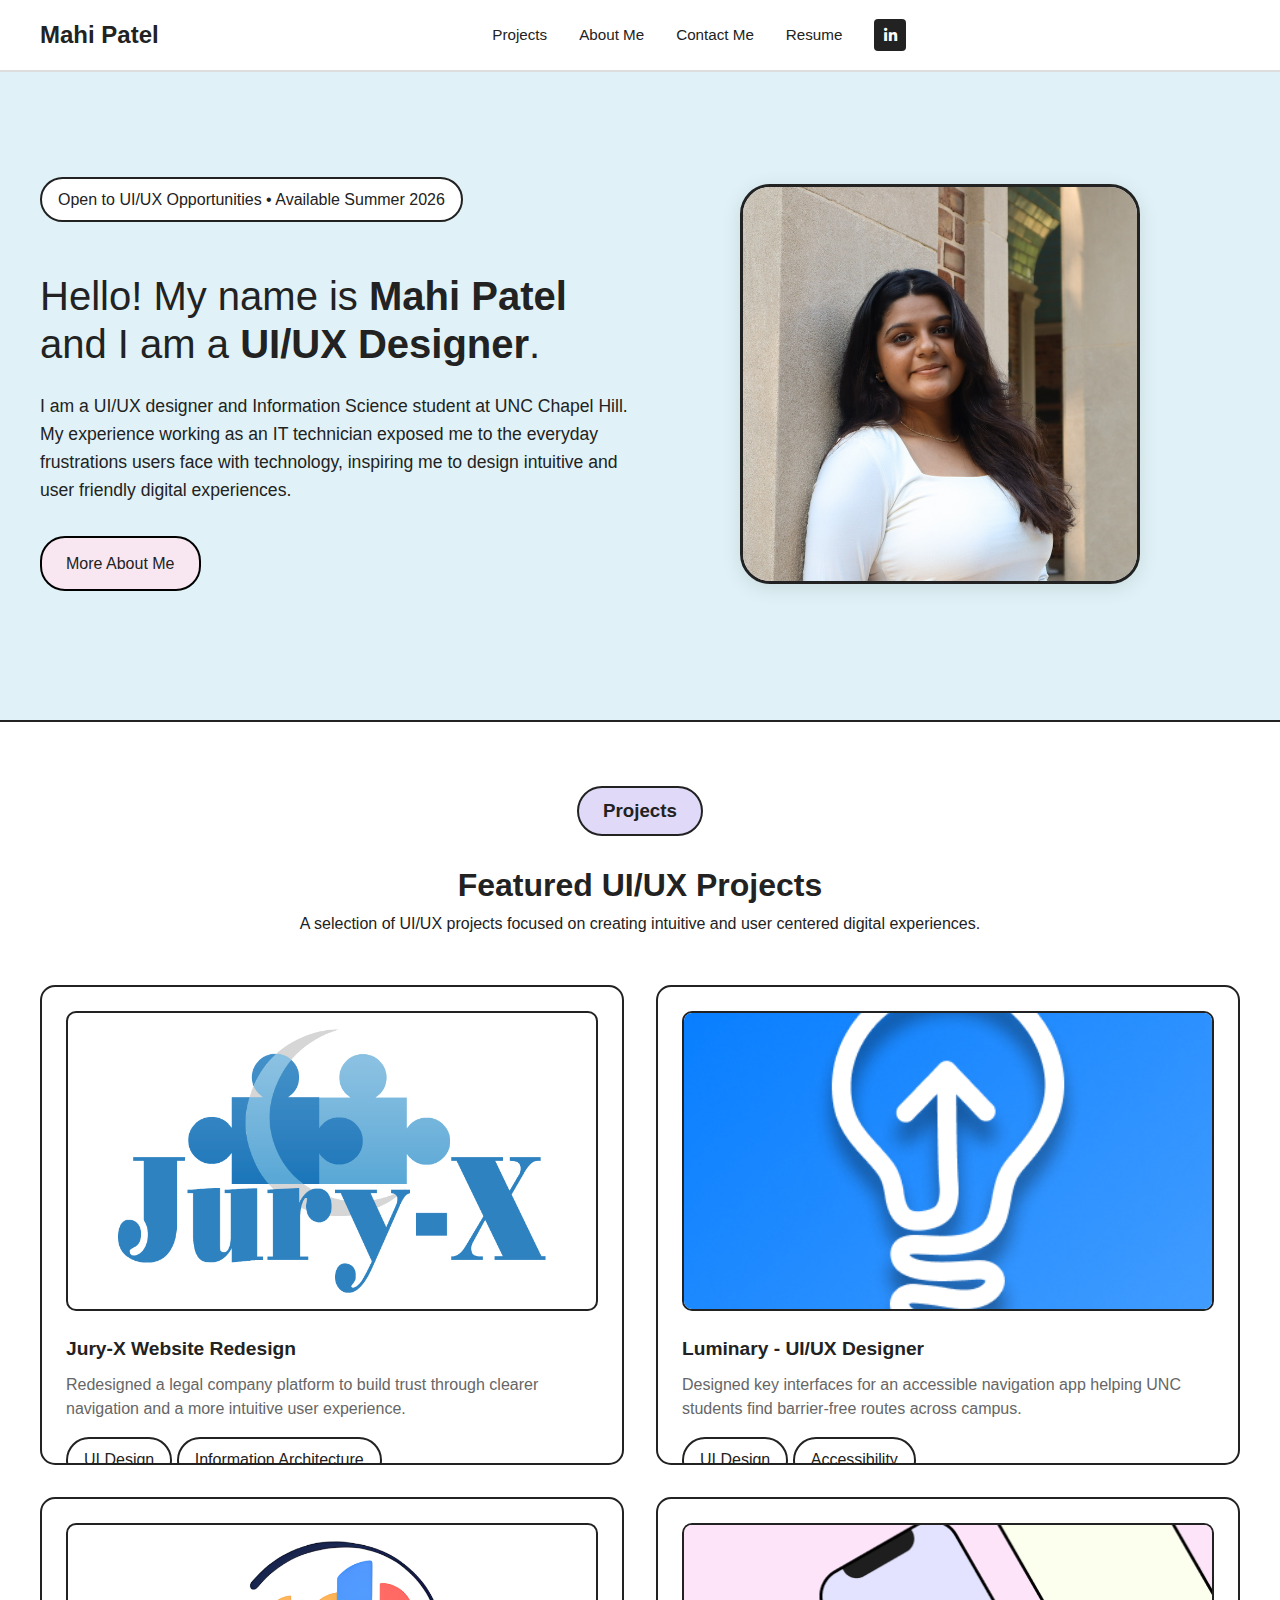
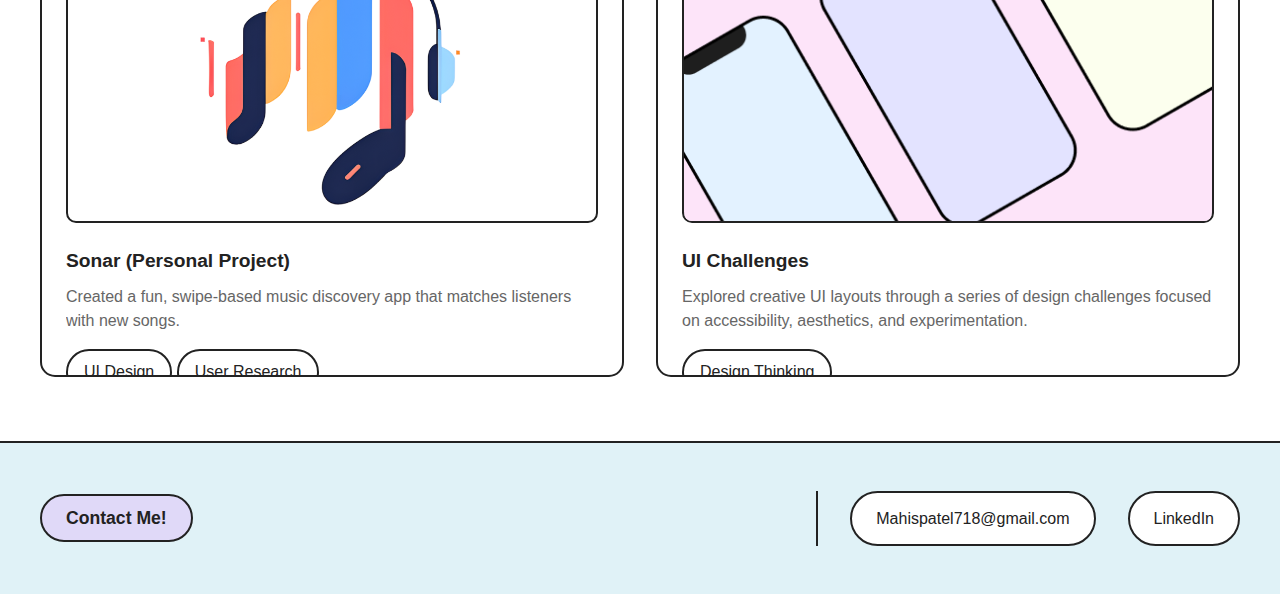
<file: index.html>
<!DOCTYPE html>
<html lang="en">
<head>
  <meta charset="UTF-8">
  <meta name="viewport" content="width=device-width, initial-scale=1.0">
  <title>Mahi Patel | UI/UX Designer</title>
  <link rel="stylesheet" href="style.css">
  <link href="https://cdnjs.cloudflare.com/ajax/libs/font-awesome/6.0.0/css/all.min.css" rel="stylesheet">
</head>
<body>

  <!-- Header -->
  <header>
    <nav class="navbar">
      <h2 class="logo">Mahi Patel</h2>
      <ul class="nav-links">
        <li><a href="#projects">Projects</a></li>
        <li><a href="about.html">About Me</a></li>
        <li><a href="#contact">Contact Me</a></li>
        <li><a href="patelmahi.pdf" target="_blank">Resume</a></li>
        <li><a href="https://www.linkedin.com/in/mahispatel" target="_blank" class="linkedin-icon"><i class="fab fa-linkedin-in"></i></a></li>
      </ul>
      <div class="hamburger">
        <span class="bar"></span>
        <span class="bar"></span>
        <span class="bar"></span>
      </div>
    </nav>
  </header>

  <!-- Hero Section -->
  <section class="hero">
    <div class="hero-content">
      <div class="hero-text">
        <div class="tag-blob">
          <span class="tag">Open to UI/UX Opportunities • Available Summer 2026 </span>
        </div>
        <br>
        <br>
        <h1>Hello! My name is <strong>Mahi Patel</strong> and I am a <strong>UI/UX Designer</strong>.</h1>
        <p>I am a UI/UX designer and Information Science student at UNC Chapel Hill. My experience working as an IT technician exposed me to the everyday frustrations users face with technology, inspiring me to design intuitive and user friendly digital experiences.
        </p>
        
        
        <a href="about.html" class="btn">More About Me</a>
      </div>
      <div class="hero-img">
        <img src="img/mahi.jpeg" alt="Mahi Patel">
      </div>
    </div>
  </section>

  <!-- Projects -->
  <section id="projects" class="projects">
    <div class="projects-header">
      <div class="projects-button"> <h3> Projects </h3> </div>
      <h2>Featured UI/UX Projects
      </h2>
     <p class="projects-description">
      A selection of UI/UX projects focused on creating intuitive and user centered digital experiences.
     </p>

    </div>
    
    
    
    <div class="project-grid">
      <a class="project-card project-card-link" href="jury-x.html">
        <img src="img/Jury-Xlogo2.webp" alt="Jury-X" id="jury-x-logo" style="border: 2px solid #222;">
        <h3>Jury-X Website Redesign</h3>
        <p>Redesigned a legal company platform to build trust through clearer navigation and a more intuitive user experience.</p>
        <div class="tag-blob">
          <span class="tag">UI Design</span>
        </div>
         <div class="tag-blob">
          <span class="tag">Information Architecture</span>
        </div>
      </a>
      <a class="project-card project-card-link" href="luminary.html">
        <img src="img/lumlg.png" alt="Luminary" id="lum-logo" style="border: 2px solid #222;">
        <h3>Luminary - UI/UX Designer</h3>
        <p>Designed key interfaces for an accessible navigation app helping UNC students find barrier-free routes across campus.</p>
        <div class="tag-blob">
          <span class="tag">UI Design</span>
        </div>
        <div class="tag-blob">
          <span class="tag">Accessibility</span>
        </div>
      </a>
      <a class="project-card project-card-link" href="sonar.html" style="border: 2px solid #222;">
        <img src="img/sonar.png" alt="Sonar" id="sonar-logo" style="border: 2px solid #222;">
        <h3>Sonar (Personal Project)</h3>
        <p>Created a fun, swipe-based music discovery app that matches listeners with new songs.</p>
        <div class="tag-blob">
          <span class="tag">UI Design</span>
        </div>
        <div class="tag-blob">
          <span class="tag">User Research</span>
        </div>
      </a>
      <a class="project-card project-card-link" href="uichallenges.html" style="border: 2px solid #222;">
        <img src="img/uichallange.png" alt="UI Challenges" style="border: 2px solid #222;">
        <h3>UI Challenges</h3>
        <p>Explored creative UI layouts through a series of design challenges focused on accessibility, aesthetics, and experimentation.</p>
         <div class="tag-blob">
          <span class="tag">Design Thinking </span>
        </div>
      </a>
    </div>
  </section>

  <!-- Footer -->
  <footer id="contact">
    <div class="footer-content">
      <div class="contact-blob">
        <p>Contact Me!</p>
      </div>
      <div class="footer-links">
        <div class="contact-item">
          <a href="mailto:Mahispatel718@gmail.com">Mahispatel718@gmail.com</a>
        </div>
        <div class="contact-item">
          <a href="https://linkedin.com" target="_blank">LinkedIn</a>
        </div>
      </div>
    </div>
  </footer>

  <script>
    // Hamburger menu toggle
    const hamburger = document.querySelector('.hamburger');
    const navLinks = document.querySelector('.nav-links');

    hamburger.addEventListener('click', () => {
      navLinks.classList.toggle('active');
      hamburger.classList.toggle('active');
    });

    // Close menu when clicking on a link
    document.querySelectorAll('.nav-links a').forEach(link => {
      link.addEventListener('click', () => {
        navLinks.classList.remove('active');
        hamburger.classList.remove('active');
      });
    });

    // Close menu when clicking outside
    document.addEventListener('click', (e) => {
      if (!hamburger.contains(e.target) && !navLinks.contains(e.target)) {
        navLinks.classList.remove('active');
        hamburger.classList.remove('active');
      }
    });
  </script>

</body>
</html>
</file>
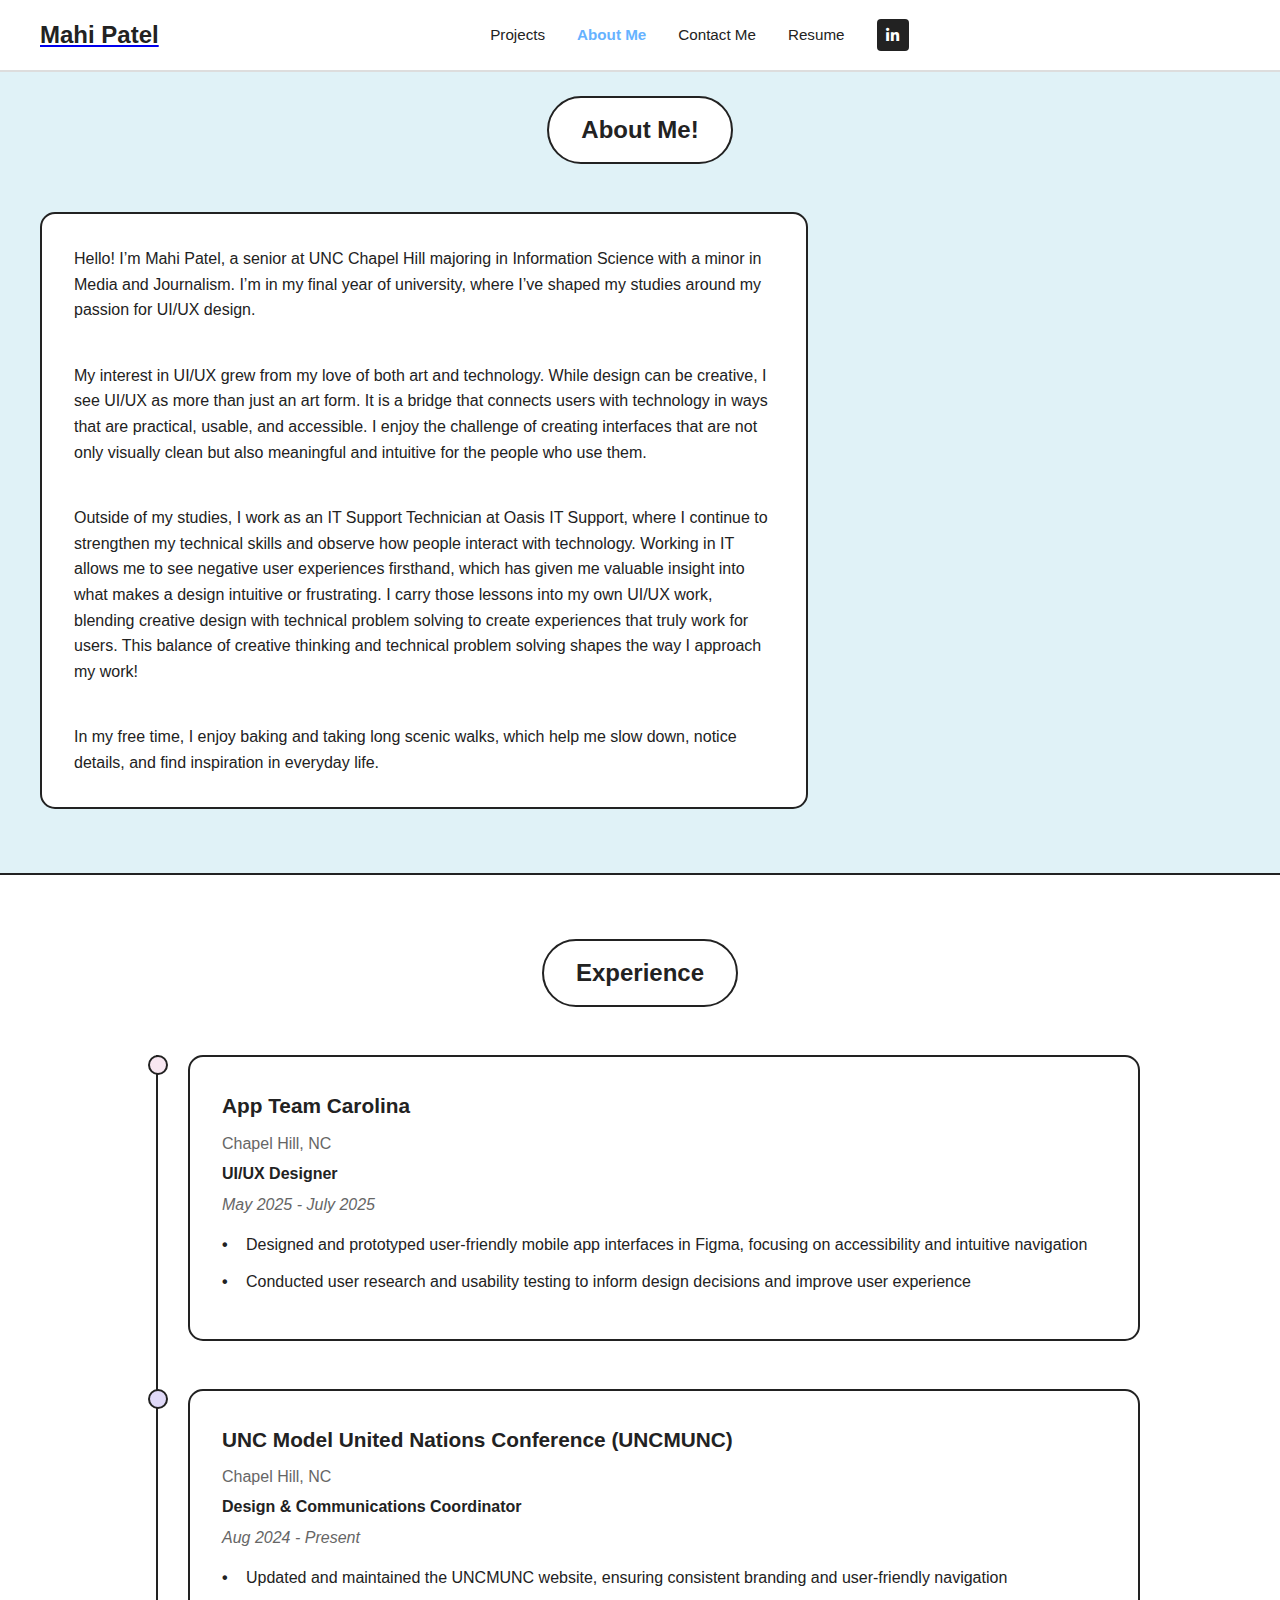
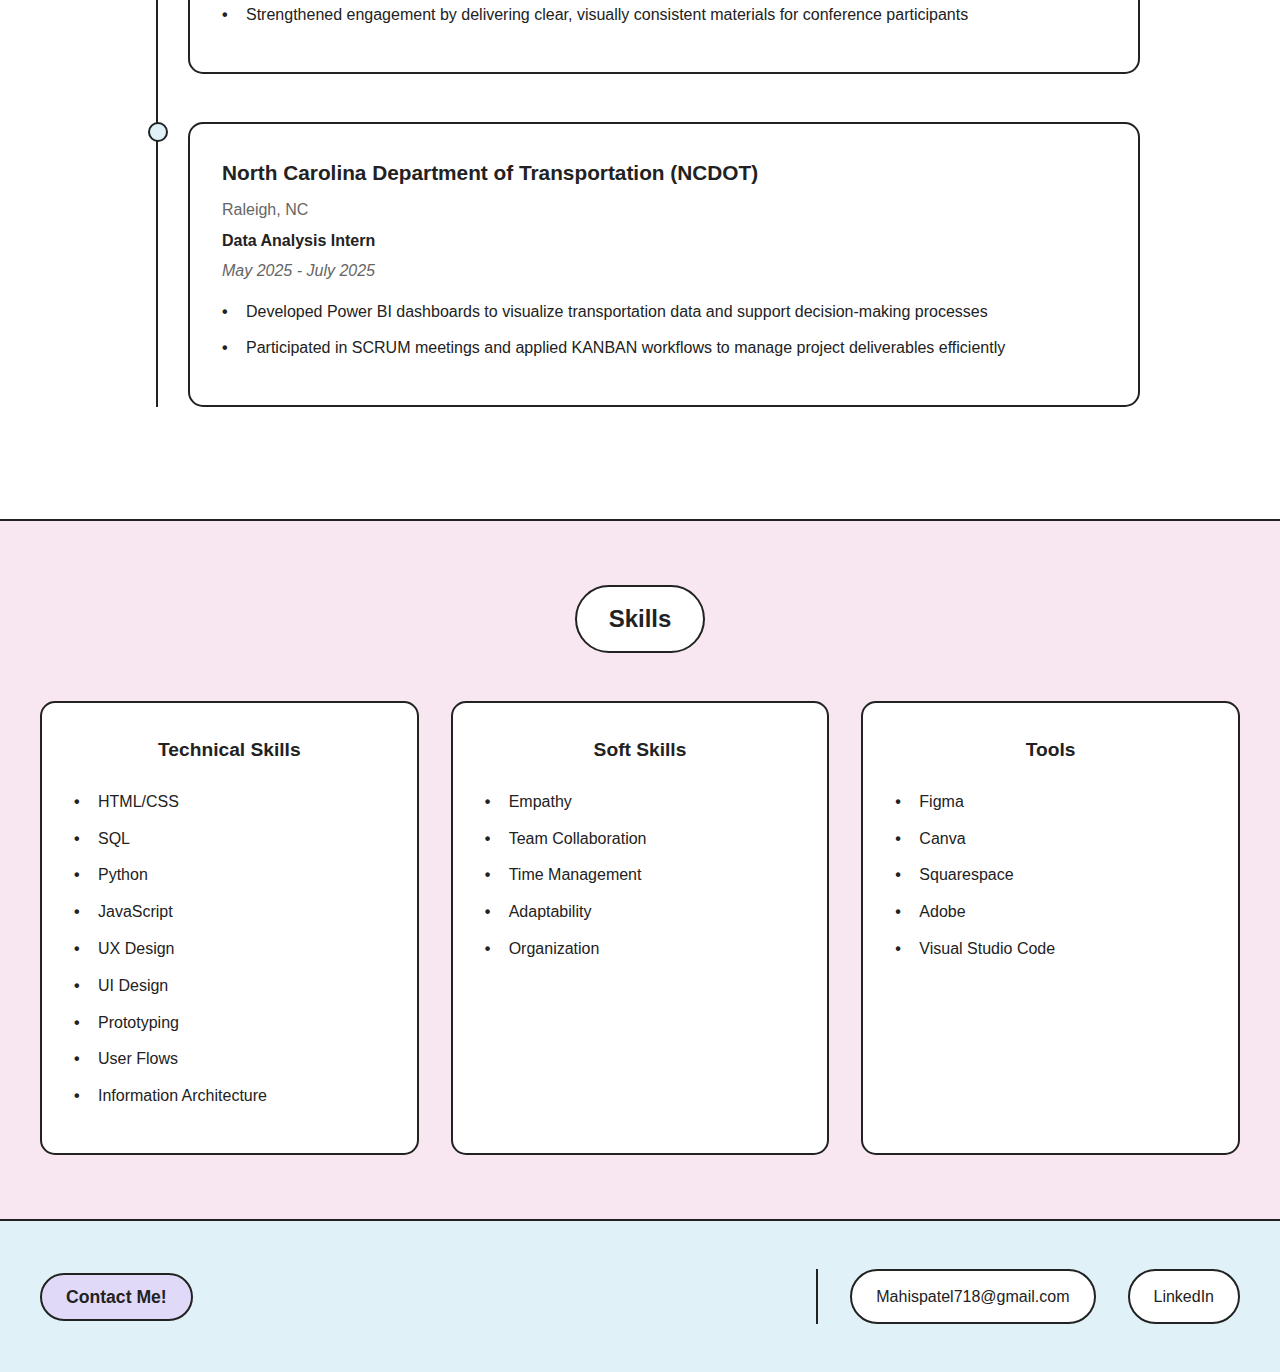
<file: about.html>
<!DOCTYPE html>
<html lang="en">
<head>
  <meta charset="UTF-8">
  <meta name="viewport" content="width=device-width, initial-scale=1.0">
  <title>About Me | Mahi Patel</title>
  <link rel="stylesheet" href="style.css">
  <link href="https://cdnjs.cloudflare.com/ajax/libs/font-awesome/6.0.0/css/all.min.css" rel="stylesheet">
</head>
<body>

  <!-- Header -->
  <header>
    <nav class="navbar">
      <a href="index.html"><h2 class="logo">Mahi Patel</h2> </a>
      <ul class="nav-links">
        <li><a href="index.html">Projects</a></li>
        <li><a href="about.html" class="active">About Me</a></li>
        <li><a href="#contact">Contact Me</a></li>
        <li><a href="patelmahi.pdf" target="_blank">Resume</a></li>
        <li><a href="https://linkedin.com" target="_blank" class="linkedin-icon"><i class="fab fa-linkedin-in"></i></a></li>
      </ul>
      <div class="hamburger">
        <span class="bar"></span>
        <span class="bar"></span>
        <span class="bar"></span>
      </div>
    </nav>
  </header>

  <!-- About Me Section -->
  <section class="about-hero">
    <div class="about-container">
      <div class="about-title">
        <h1>About Me!</h1>
      </div>
      
      <div class="about-content">
        <div class="bio-section">
          <div class="bio-text">
            <p>Hello! I’m Mahi Patel, a senior at UNC Chapel Hill majoring in Information Science with a minor in Media and Journalism. I’m in my final year of university, where I’ve shaped my studies around my passion for UI/UX design.</p>
            
            <p>My interest in UI/UX grew from my love of both art and technology. While design can be creative, I see UI/UX as more than just an art form. It is a bridge that connects users with technology in ways that are practical, usable, and accessible. I enjoy the challenge of creating interfaces that are not only visually clean but also meaningful and intuitive for the people who use them.</p>
            
            <p>Outside of my studies, I work as an IT Support Technician at Oasis IT Support, where I continue to strengthen my technical skills and observe how people interact with technology. Working in IT allows me to see negative user experiences firsthand, which has given me valuable insight into what makes a design intuitive or frustrating. I carry those lessons into my own UI/UX work, blending creative design with technical problem solving to create experiences that truly work for users. This balance of creative thinking and technical problem solving shapes the way I approach my work!</p>

            <p>In my free time, I enjoy baking and taking long scenic walks, which help me slow down, notice details, and find inspiration in everyday life. </p>
          </div>


        </div>

          <!-- <div class="about-image">
            <img src="img/" alt="mahi2" style="width: 300px; height: 300px; border: 2px solid #000; border-radius: 12px; box-shadow: 0 4px 12px rgba(0,0,0,0.1);">
          </div> -->
      </div>
    </div>
  </section>

  <!-- Experience Section -->
  <section class="experience">
    <div class="experience-container">
      <div class="experience-title">
        <h1>Experience</h1>
      </div>
      
      <div class="timeline">
        <div class="timeline-line"></div>
        
        <div class="experience-item">
          <div class="timeline-dot dot-1"></div>
          <div class="experience-card" style="border: 2px solid #222;">
            <h3>App Team Carolina</h3>
            <p class="location">Chapel Hill, NC</p>
            <p class="role">UI/UX Designer</p>
            <p class="dates">May 2025 - July 2025</p>
            <ul>
              <li>Designed and prototyped user-friendly mobile app interfaces in Figma, focusing on accessibility and intuitive navigation</li>
              <li>Conducted user research and usability testing to inform design decisions and improve user experience</li>
            </ul>
          </div>
        </div>
        
        <div class="experience-item">
          <div class="timeline-dot dot-2"></div>
          <div class="experience-card" style="border: 2px solid #222;">
            <h3>UNC Model United Nations Conference (UNCMUNC)</h3>
            <p class="location">Chapel Hill, NC</p>
            <p class="role">Design & Communications Coordinator</p>
            <p class="dates">Aug 2024 - Present</p>
            <ul>
              <li>Updated and maintained the UNCMUNC website, ensuring consistent branding and user-friendly navigation</li>
              <li>Strengthened engagement by delivering clear, visually consistent materials for conference participants</li>
            </ul>
          </div>
        </div>
        
        <div class="experience-item">
          <div class="timeline-dot dot-3" style="border: 2px solid #222;"></div>
          <div class="experience-card" style="border: 2px solid #222;">
            <h3>North Carolina Department of Transportation (NCDOT)</h3>
            <p class="location">Raleigh, NC</p>
            <p class="role">Data Analysis Intern</p>
            <p class="dates">May 2025 - July 2025</p>
            <ul>
              <li>Developed Power BI dashboards to visualize transportation data and support decision-making processes</li>
              <li>Participated in SCRUM meetings and applied KANBAN workflows to manage project deliverables efficiently</li>
            </ul>
          </div>
        </div>
      </div>
    </div>
  </section>

  <!-- Skills Section -->
  <section class="skills">
    <div class="skills-container">
      <div class="skills-title">
        <h1>Skills</h1>
      </div>
      
      <div class="skills-grid">
        <div class="skill-card">
          <h3>Technical Skills</h3>
          <ul>
            <li>HTML/CSS</li>
            <li>SQL</li>
            <li>Python</li>
            <li>JavaScript</li>
            <li>UX Design</li>
            <li>UI Design</li>
            <li>Prototyping</li>
            <li>User Flows</li>
            <li>Information Architecture</li>
          </ul>
        </div>
        
        <div class="skill-card">
          <h3>Soft Skills</h3>
          <ul>
            <li>Empathy</li>
            <li>Team Collaboration</li>
            <li>Time Management</li>
            <li>Adaptability</li>
            <li>Organization</li>
          </ul>
        </div>
        
        <div class="skill-card">
          <h3>Tools</h3>
          <ul>
            <li>Figma</li>
            <li>Canva</li>
            <li>Squarespace</li>
            <li>Adobe</li>
            <li>Visual Studio Code</li>
          </ul>
        </div>
      </div>
    </div>
  </section>

  <!-- Footer -->
  <footer id="contact">
    <div class="footer-content">
      <div class="contact-blob">
        <p>Contact Me!</p>
      </div>
      <div class="footer-links">
        <div class="contact-item">
          <a href="mailto:Mahispatel718@gmail.com">Mahispatel718@gmail.com</a>
        </div>
        <div class="contact-item">
          <a href="https://linkedin.com" target="_blank">LinkedIn</a>
        </div>
      </div>
    </div>
  </footer>

  <script>
    // Hamburger menu toggle
    const hamburger = document.querySelector('.hamburger');
    const navLinks = document.querySelector('.nav-links');

    hamburger.addEventListener('click', () => {
      navLinks.classList.toggle('active');
      hamburger.classList.toggle('active');
    });

    // Close menu when clicking on a link
    document.querySelectorAll('.nav-links a').forEach(link => {
      link.addEventListener('click', () => {
        navLinks.classList.remove('active');
        hamburger.classList.remove('active');
      });
    });

    // Close menu when clicking outside
    document.addEventListener('click', (e) => {
      if (!hamburger.contains(e.target) && !navLinks.contains(e.target)) {
        navLinks.classList.remove('active');
        hamburger.classList.remove('active');
      }
    });
  </script>

</body>
</html>
</file>
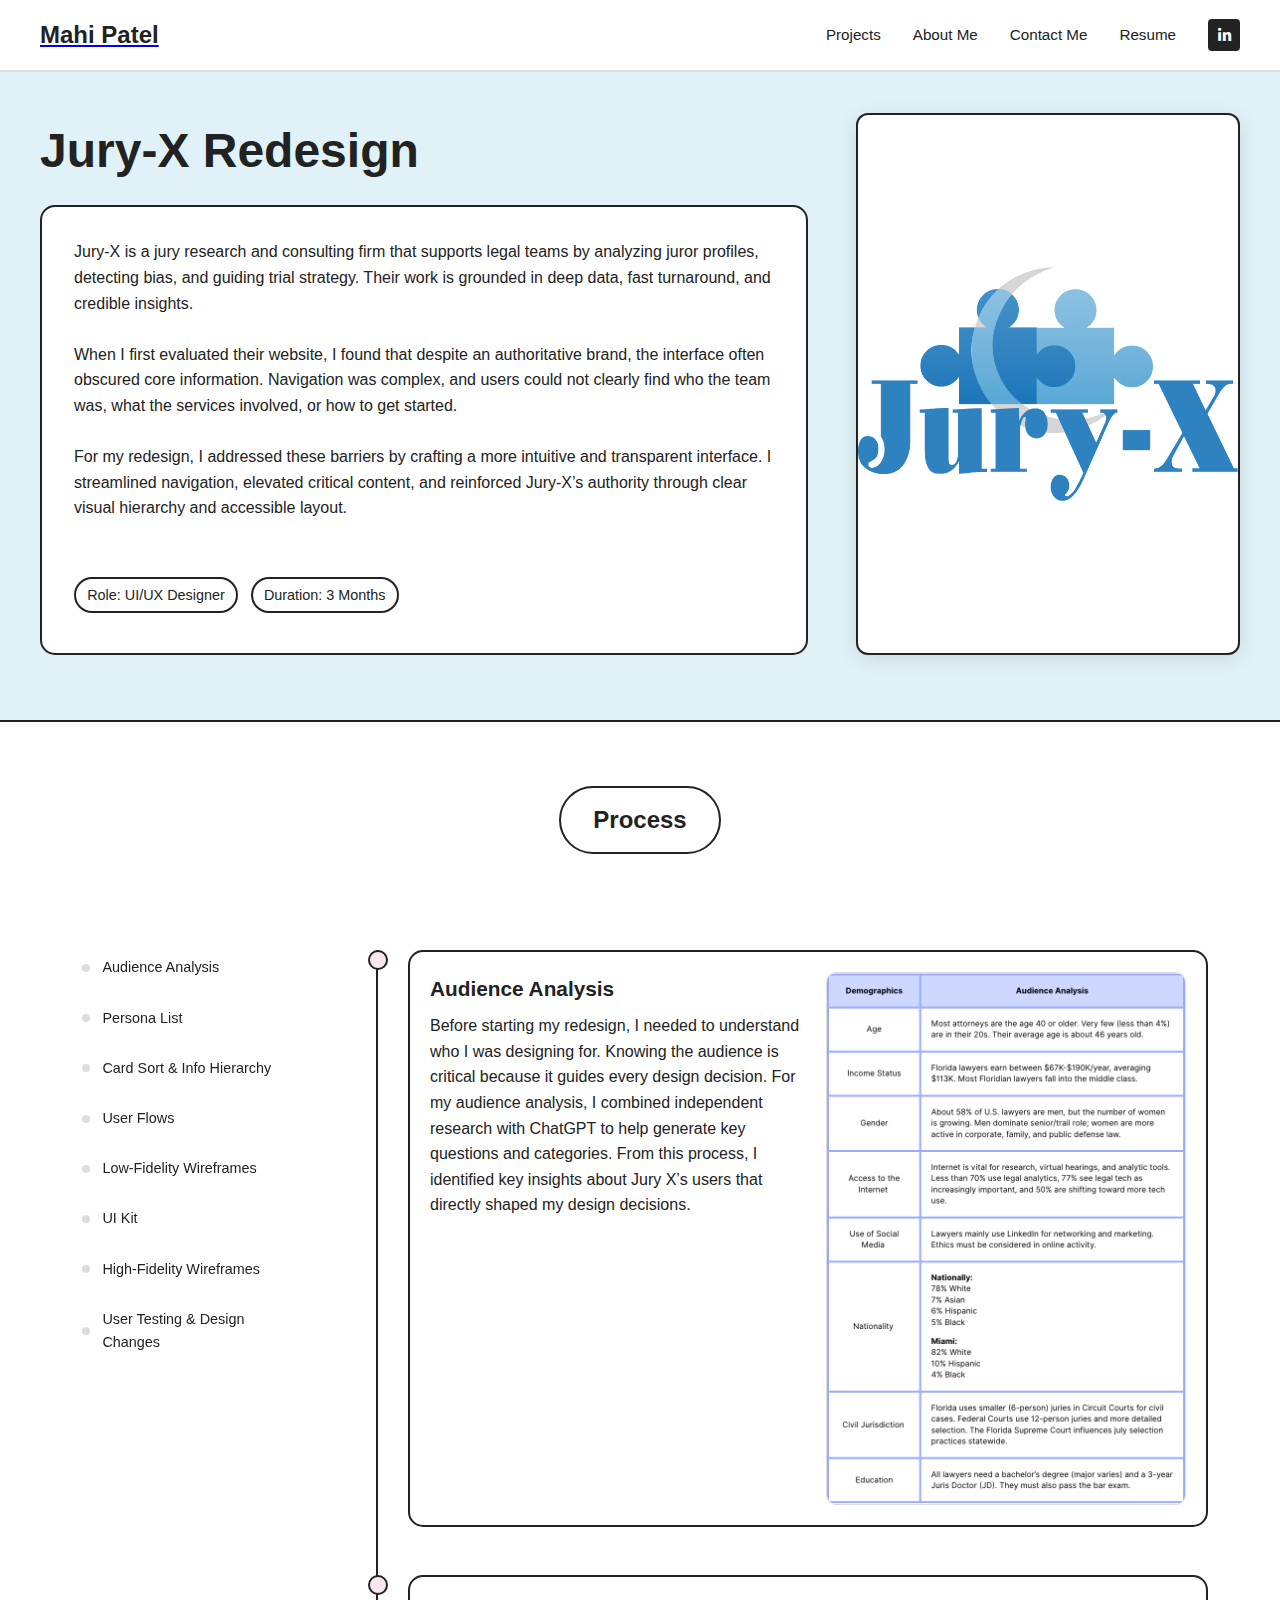
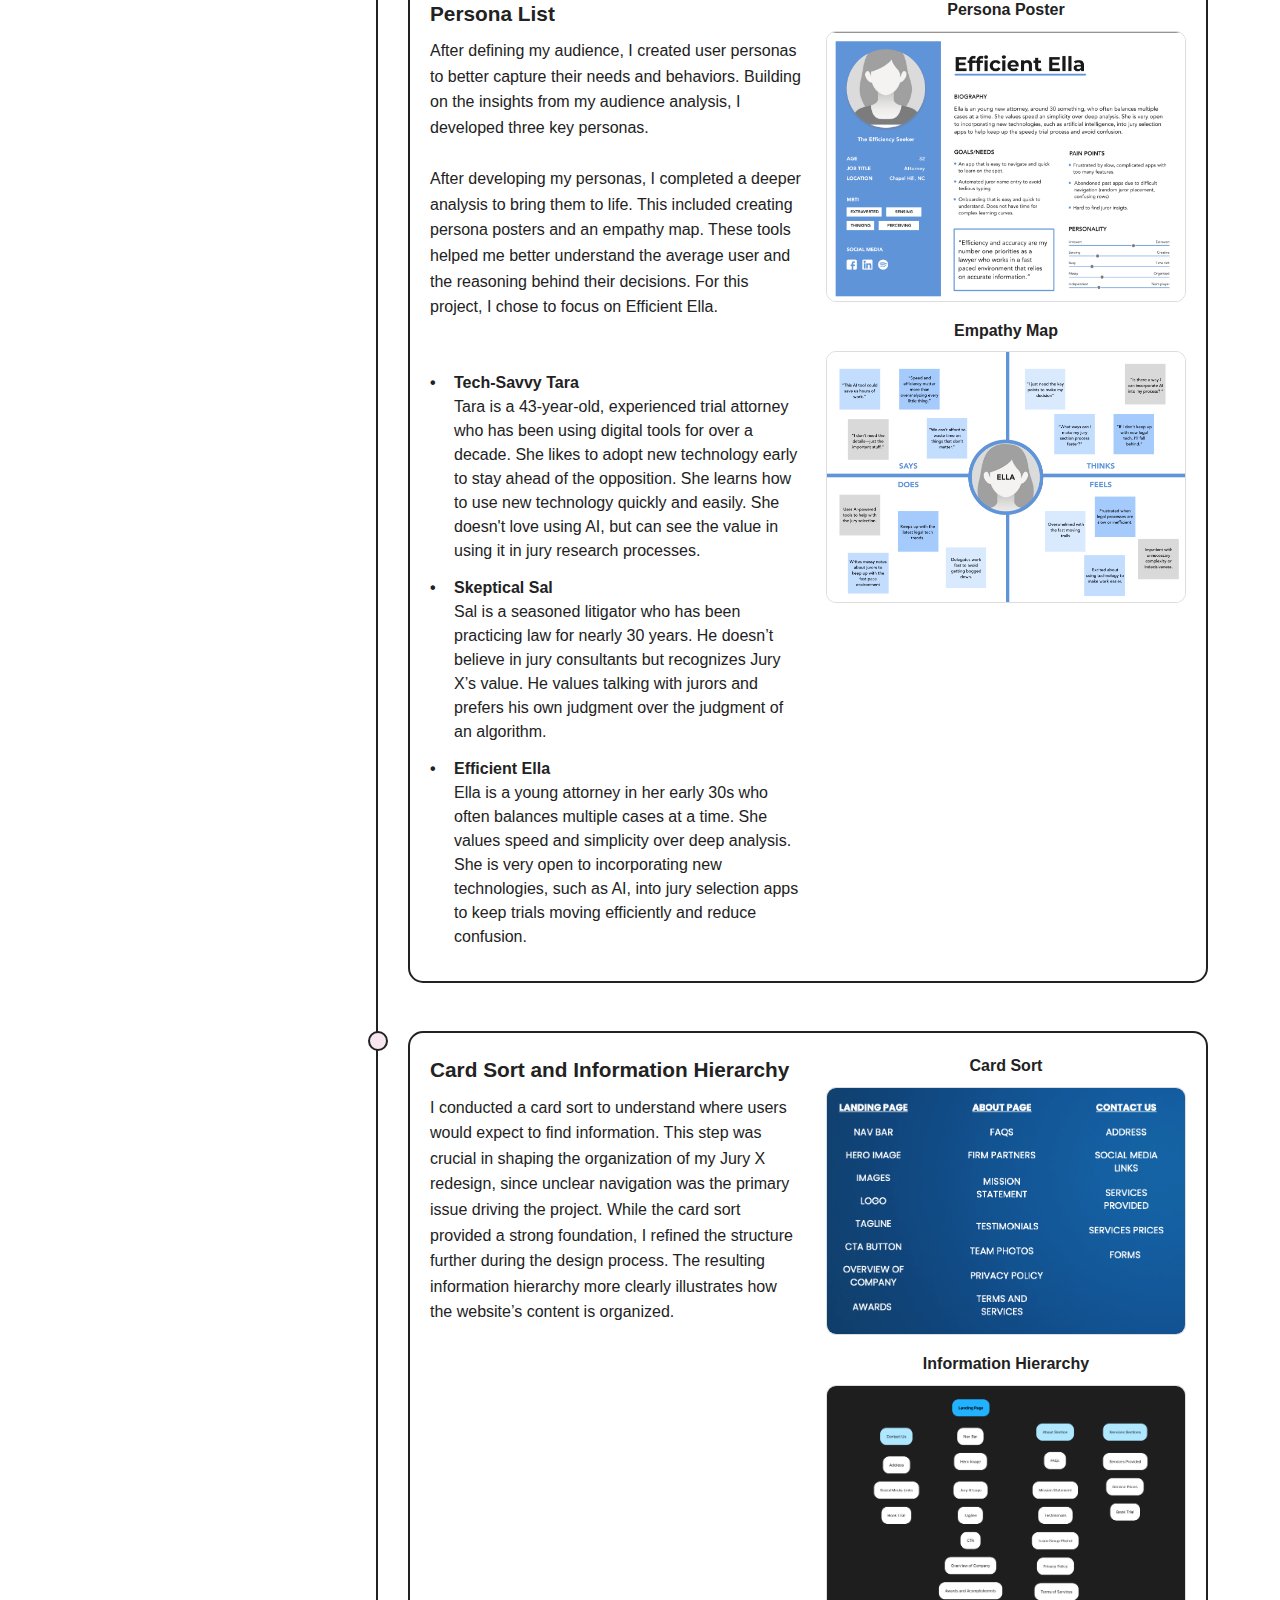
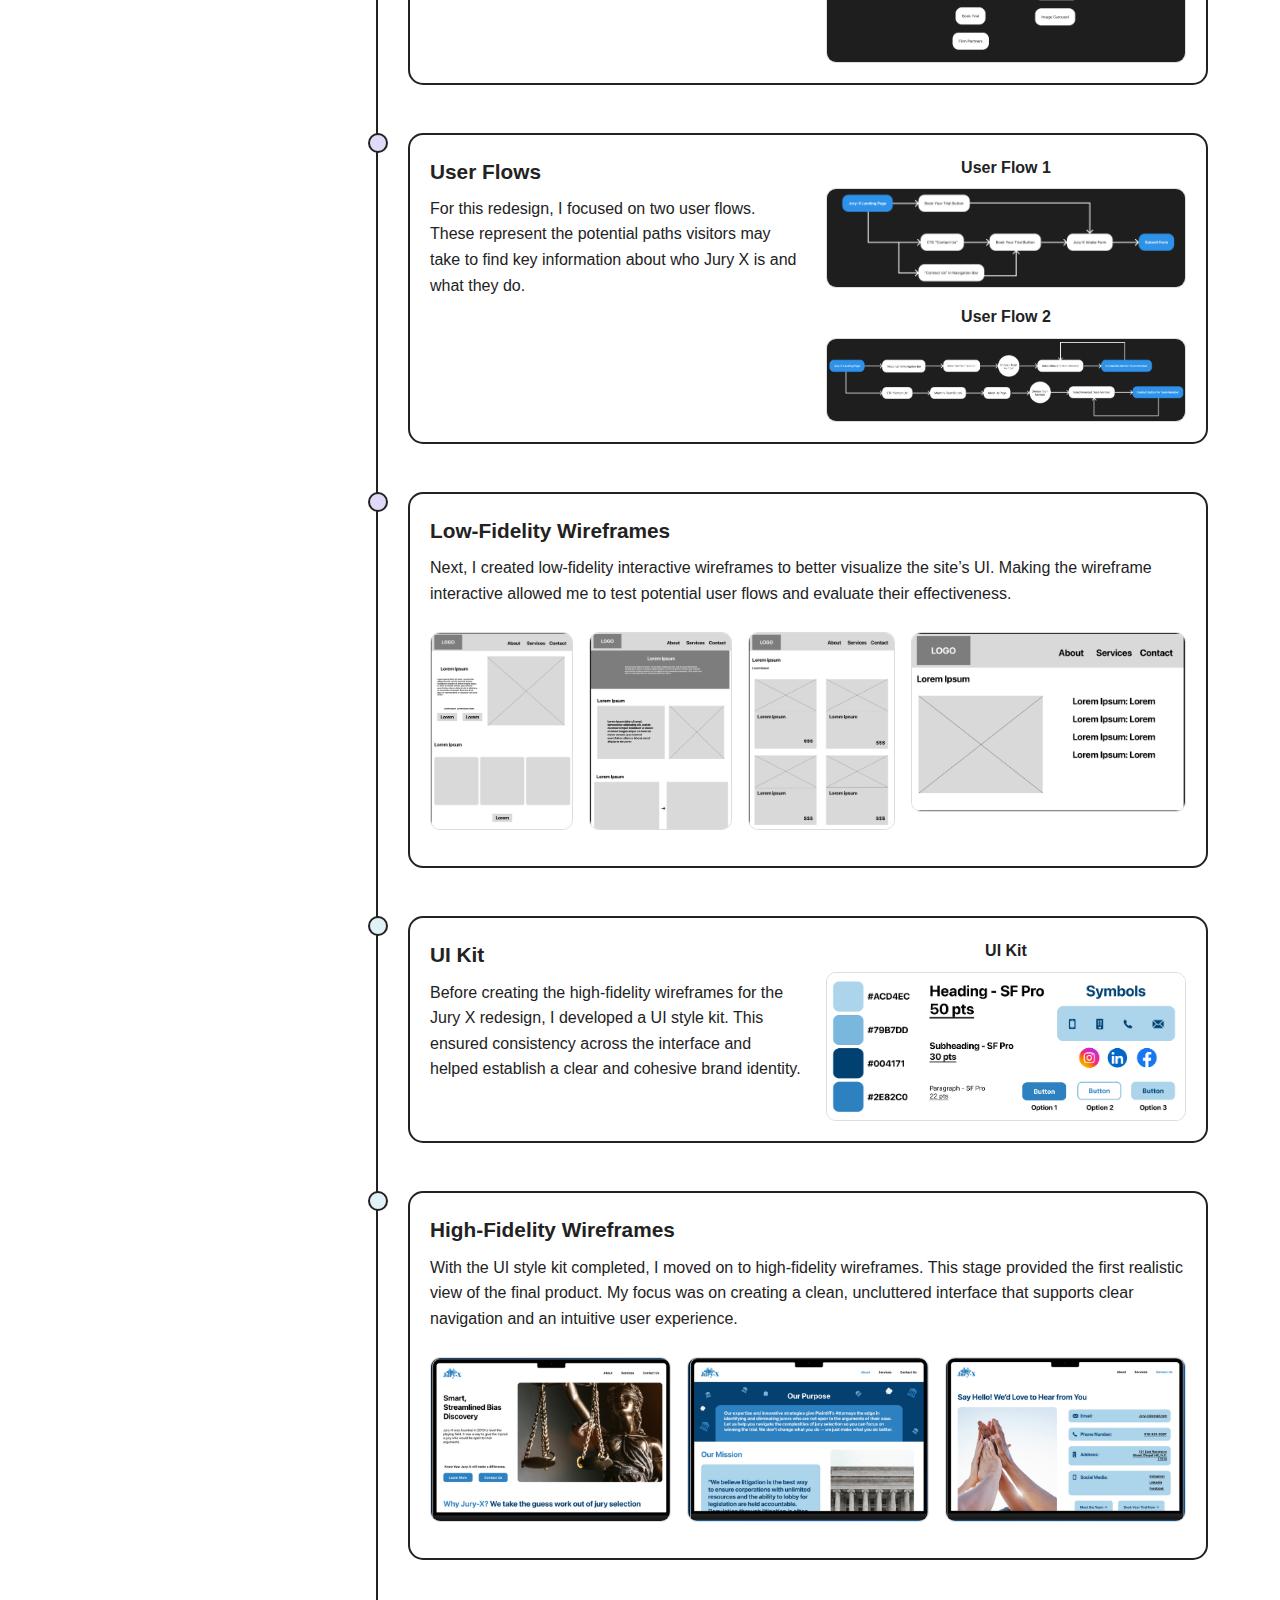
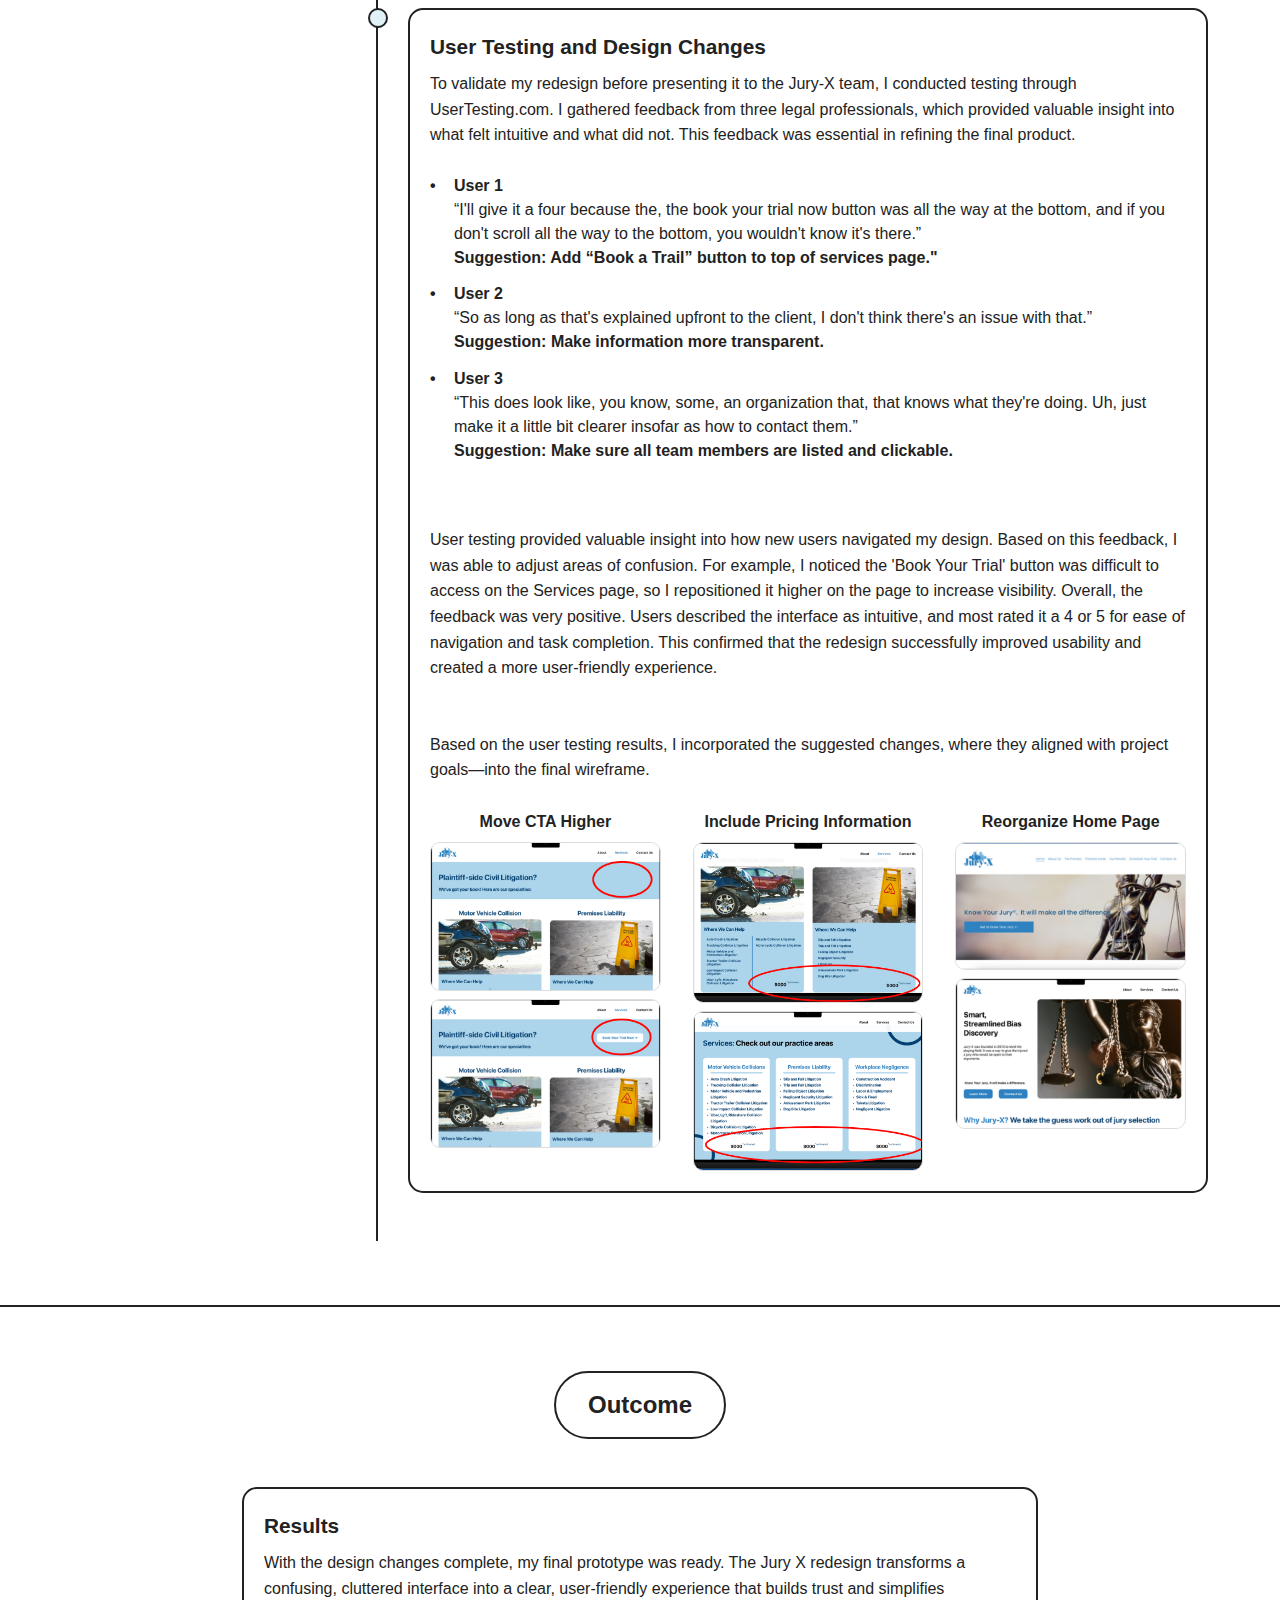
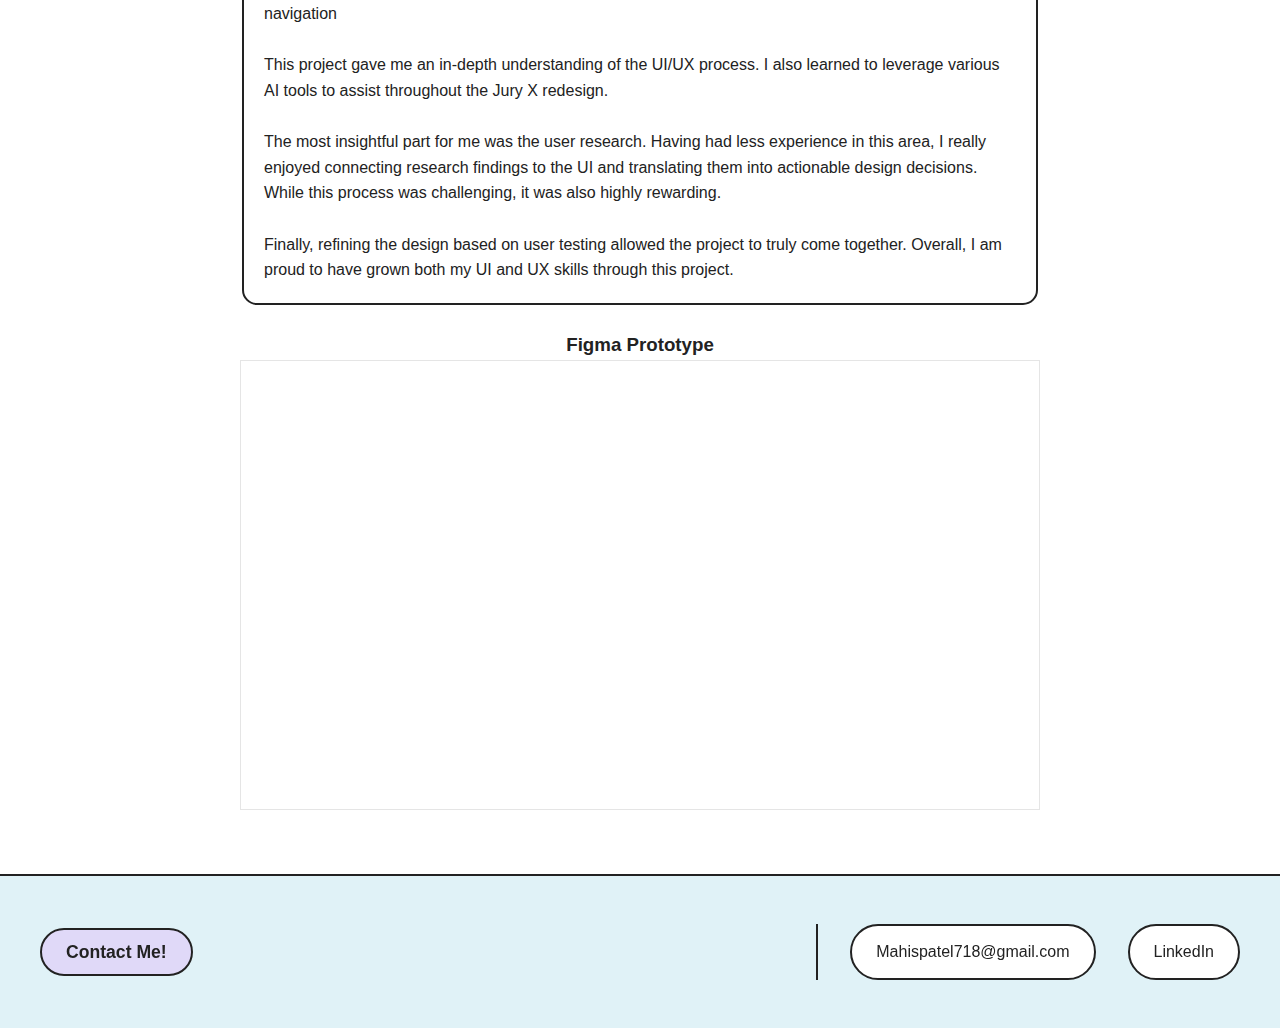
<file: jury-x.html>
<!DOCTYPE html>
<html lang="en">
<head>
  <meta charset="UTF-8">
  <meta name="viewport" content="width=device-width, initial-scale=1.0">
  <title>Jury-X Redesign | Case Study</title>
  <link rel="stylesheet" href="style.css">
  <link href="https://cdnjs.cloudflare.com/ajax/libs/font-awesome/6.0.0/css/all.min.css" rel="stylesheet">
  <style>
    @media (max-width: 1024px) {
      .case-juryx .about-image { display: none; }
    }
  </style>
</head>
<body class="case-juryx">

  <!-- Header -->
  <header>
    <nav class="navbar">
      <a href="index.html"><h2 class="logo">Mahi Patel</h2></a>
      <ul class="nav-links">
        <li><a href="index.html#projects">Projects</a></li>
        <li><a href="about.html">About Me</a></li>
        <li><a href="#contact">Contact Me</a></li>
        <li><a href="patelmahi.pdf" target="_blank">Resume</a></li>
        <li><a href="https://www.linkedin.com/in/mahispatel" target="_blank" class="linkedin-icon"><i class="fab fa-linkedin-in"></i></a></li>
      </ul>
    </nav>
  </header>



  <!-- Hero -->
  <section class="about-hero" style="padding-top: 7rem;">
    <div class="about-container">

      <div class="about-content case-row">
        <div class="bio-section">
          <h1 class="page-title">Jury-X Redesign</h1>
          <div class="bio-text">
          
            <p>Jury-X is a jury research and consulting firm that supports legal teams by analyzing juror profiles, detecting bias, and guiding trial strategy. Their work is grounded in deep data, fast turnaround, and credible insights.
            <br>
            <br>
            When I first evaluated their website, I found that despite an authoritative brand, the interface often obscured core information. Navigation was complex, and users could not clearly find who the team was, what the services involved, or how to get started.
            <br>
            <br>
            For my redesign, I addressed these barriers by crafting a more intuitive and transparent interface. I streamlined navigation, elevated critical content, and reinforced Jury-X’s authority through clear visual hierarchy and accessible layout.
            </p>
            <div class="role-conatiner"> 
              <div class="role-tag">
              <span>Role: UI/UX Designer</span>
              </div>
              <div class="role-tag">
              <span>Duration: 3 Months</span>
              </div>
            </div>
          
          </div>
        </div>
        <div class="about-image">
          <img class="ui-hero-icon" src="img/Jury-Xlogo2.webp" alt="UI Challenges icon">
        </div>
      </div>
    </div>
  </section>

  <!-- Key Sections -->
  <section class="experience" id="process">
    <div class="experience-container">
      <div class="experience-title"><h1>Process</h1></div>
      <!-- Sticky Side Navigation (inside Process section only) -->
      <nav class="sticky-side-nav" id="process-nav">
        <a href="#audience-analysis" class="sticky-nav-item active" data-section="audience-analysis">
          <span class="nav-indicator"></span>
          Audience Analysis
        </a>
        <a href="#persona-list" class="sticky-nav-item" data-section="persona-list">
          <span class="nav-indicator"></span>
          Persona List
        </a>
        <a href="#card-sort" class="sticky-nav-item" data-section="card-sort">
          <span class="nav-indicator"></span>
          Card Sort & Info Hierarchy
        </a>
        <a href="#user-flows" class="sticky-nav-item" data-section="user-flows">
          <span class="nav-indicator"></span>
          User Flows
        </a>
        <a href="#low-fidelity" class="sticky-nav-item" data-section="low-fidelity">
          <span class="nav-indicator"></span>
          Low-Fidelity Wireframes
        </a>
        <a href="#ui-kit" class="sticky-nav-item" data-section="ui-kit">
          <span class="nav-indicator"></span>
          UI Kit
        </a>
        <a href="#high-fidelity" class="sticky-nav-item" data-section="high-fidelity">
          <span class="nav-indicator"></span>
          High-Fidelity Wireframes
        </a>
        <a href="#user-testing" class="sticky-nav-item" data-section="user-testing">
          <span class="nav-indicator"></span>
          User Testing & Design Changes
        </a>
      </nav>
      <div class="timeline">
        <div class="timeline-line"></div>

        <div class="experience-item" id="audience-analysis">
          <div class="timeline-dot dot-1"></div>
          <div class="experience-card">
            <div class="experience-row">
              <div class="experience-text">
                <h3>Audience Analysis </h3>
                <p>Before starting my redesign, I needed to understand who I was designing for. Knowing the audience is critical because it guides every design decision. For my audience analysis, I combined independent research with ChatGPT to help generate key questions and categories. From this process, I identified key insights about Jury X’s users that directly shaped my design decisions.</p>
              </div>
              <img src="img/user-research.png" alt="Audience Analysis ">
            </div>
          </div>
        </div>

        <div class="experience-item" id="persona-list">
          <div class="timeline-dot dot-1"></div>
          <div class="experience-card">
            <div class="experience-row">
              <div class="experience-text">
                <h3>Persona List </h3>
                <p>After defining my audience, I created user personas to better capture their needs and behaviors. Building on the insights from my audience analysis, I developed three key personas.
                <br>
                <br>
                After developing my personas, I completed a deeper analysis to bring them to life. This included creating persona posters and an empathy map. These tools helped me better understand the average user and the reasoning behind their decisions. For this project, I chose to focus on Efficient Ella.</p>
                <br> 
                <br> 
                <p>
                  <ul>
                    <li>
                      <b>Tech-Savvy Tara</b>
                      <p> 
                        Tara is a 43-year-old, experienced trial attorney who has been using digital tools for over a decade. She likes to adopt new technology early to stay ahead of the opposition. She learns how to use new technology quickly and easily. She doesn't love using AI, but can see the value in using it in jury research processes.</p>
                    </li>
                    <li>
                      <b>Skeptical Sal</b>
                      <p> Sal is a seasoned litigator who has been practicing law for nearly 30 years. He doesn’t believe in jury consultants but recognizes Jury X’s value. He values talking with jurors and prefers his own judgment over the judgment of an algorithm. </p>
                    </li>
                    <li>
                      <b>Efficient Ella</b>
                      <p> 
                        Ella is a young attorney in her early 30s who often balances multiple cases at a time. She values speed and simplicity over deep analysis. She is very open to incorporating new technologies, such as AI, into jury selection apps to keep trials moving efficiently and reduce confusion.
                      </p>
                    </li>
                  </ul>
                </p>
            </div>
              <div class="persona-images">
                <figure>
                  <h4>Persona Poster</h4>
                  <img src="img/persona-jury.png" alt="Persona Poster">
                </figure>
                <figure>
                  <h4>Empathy Map</h4>
                  <img src="img/empathymap.png" alt="Empathy Map">
                </figure>
              </div>
            </div>
          </div>
        </div>

        <div class="experience-item" id="card-sort">
          <div class="timeline-dot dot-1"></div>
          <div class="experience-card">
            <div class="experience-row">
              <div class="experience-text">
                <h3>Card Sort and Information Hierarchy </h3>
                <p>I conducted a card sort to understand where users would expect to find information. This step was crucial in shaping the organization of my Jury X redesign, since unclear navigation was the primary issue driving the project. While the card sort provided a strong foundation, I refined the structure further during the design process. The resulting information hierarchy more clearly illustrates how the website’s content is organized.</p>
              </div>
              <div class="persona-images">
                <figure>
                  <h4>Card Sort</h4>
                  <img src="img/cardsort.png" alt="Card Sort">
                </figure>
                <figure>
                  <h4>Information Hierarchy</h4>
                  <img src="img/infohier.png" alt="Information Hierarchy">
                </figure>
              </div>
            </div>
          </div>
        </div>

        <div class="experience-item" id="user-flows">
          <div class="timeline-dot dot-2"></div>
          <div class="experience-card">
            <div class="experience-row">
              <div class="experience-text">
                <h3>User Flows</h3>
                <p>For this redesign, I focused on two user flows. These represent the potential paths visitors may take to find key information about who Jury X is and what they do.</p>
              </div>
              <div class="persona-images">
                <figure>
                  <h4>User Flow 1</h4>
                  <img src="img/userstory1.png" alt="User flow 1">
                </figure>
                <figure>
                  <h4>User Flow 2</h4>
                  <img src="img/userstory2.png" alt="User flow 2">
                </figure>
              </div>
            </div>
          </div>
        </div>

        <div class="experience-item" id="low-fidelity">
          <div class="timeline-dot dot-2"></div>
          <div class="experience-card">
            <div class="experience-row">
              <div class="experience-text">
                <h3>Low-Fidelity Wireframes</h3>
                <p>Next, I created low-fidelity interactive wireframes to better visualize the site’s UI. Making the wireframe interactive allowed me to test potential user flows and evaluate their effectiveness.</p>
              </div>
            
            </div>

            <br>
            <div class="persona-images" id="wireframes">
              <figure>
                <img src="img/jurylf1.png" alt="User flow 1">
              </figure>
              <figure>
                <img src="img/jurylf2.png" alt="User flow 2">
              </figure>
              <figure>
                <img src="img/jurylf4.png" alt="User flow 2">
              </figure>
              <figure>
                <img src="img/jusrylf3.png" alt="User flow 2">
              </figure>
            </div>
          </div>
        </div>

        <div class="experience-item" id="ui-kit">
          <div class="timeline-dot dot-3"></div>
          <div class="experience-card">
            <div class="experience-row">
              <div class="experience-text">
                <h3>UI Kit</h3>
                <p>Before creating the high-fidelity wireframes for the Jury X redesign, I developed a UI style kit. This ensured consistency across the interface and helped establish a clear and cohesive brand identity.</p>
              </div>
              <div class="persona-images">
                <figure>
                  <h4>UI Kit</h4>
                  <img src="img/UIkit.png" alt="Information Hierarchy">
                </figure>
              </div>
            </div>
          </div>
        </div>

        <div class="experience-item" id="high-fidelity">
          <div class="timeline-dot dot-3"></div>
          <div class="experience-card">
            <div class="experience-row">
              <div class="experience-text">
                <h3>High-Fidelity Wireframes</h3>
                <p>With the UI style kit completed, I moved on to high-fidelity wireframes. This stage provided the first realistic view of the final product. My focus was on creating a clean, uncluttered interface that supports clear navigation and an intuitive user experience.</p>
              </div>
            </div>
            <br>
            <div class="persona-images" id="wireframes">
              <figure>
                <img src="img/Juryhf1.png" alt="Jury-x High-Fidelity Wireframe 1">
              </figure>
              <figure>
                <img src="img/Juryhf2.png" alt="Jury-x High-Fidelity Wireframe 2">
              </figure>
              <figure>
                <img src="img/Juryhf3.png" alt="Jury-x High-Fidelity Wireframe 3">
              </figure>
            </div>
          </div>
        </div>
        

        

        

        <div class="experience-item" id="user-testing">
          <div class="timeline-dot dot-3"></div>
          <div class="experience-card">
            <div class="experience-row">
              <div class="experience-text">
                <h3>User Testing and Design Changes</h3>
                <p>To validate my redesign before presenting it to the Jury-X team, I conducted testing through UserTesting.com. I gathered feedback from three legal professionals, which provided valuable insight into what felt intuitive and what did not. This feedback was essential in refining the final product.</p>

                <br> 
                <p>
                  <ul>
                    <li>
                      <b>User 1</b>
                      <p>“I'll give it a four because the, the book your trial now button was all the way at the bottom, and if you don't scroll all the way to the bottom, you wouldn't know it's there.”
                        <br>
                      <b> Suggestion: Add “Book a Trail” button to top of services page."</b>
                      </p>
                    </li>
                    <li>
                      <b>User 2</b>
                      <p>“So as long as that's explained upfront to the client, I don't think there's an issue with that.”
                        <br>
                        <b> Suggestion: Make information  more transparent.</b>
                      </p>
                    </li>
                    <li>
                      <b>User 3</b>
                      <p>“This does look like, you know, some, an organization that, that knows what they're doing. Uh, just make it a little bit clearer insofar as how to contact them.”
                      <br>
                        <b> Suggestion: Make sure all team members are listed and clickable.</b>
                      </p>
                    </li>
                  </ul>
                </p>

                <br> 
                <br> 
                <p> User testing provided valuable insight into how new users navigated my design. Based on this feedback, I was able to adjust areas of confusion. For example, I noticed the 'Book Your Trial' button was difficult to access on the Services page, so I repositioned it higher on the page to increase visibility.



                  Overall, the feedback was very positive. Users described the interface as intuitive, and most rated it a 4 or 5 for ease of navigation and task completion. This confirmed that the redesign successfully improved usability and created a more user-friendly experience.</p>

                <br>
                <br>

                <p> Based on the user testing results, I incorporated the suggested changes, where they aligned with project goals—into the final wireframe.</p>

                <br>

                <div class="persona-images" id="wireframes2">
                  <figure>
                    <p><b> Move CTA Higher</b></p>
                    <img src="img/jury-change1.png" alt="Jury-x High-Fidelity Wireframe 1">
                    <img src="img/jury-change1(d).png" alt="Jury-x High-Fidelity Wireframe 1">
                  </figure>
                  <br>
                  <figure>
                    <p><b> Include Pricing Information</b></p>
                    <img src="img/jury-change3.png" alt="Jury-x High-Fidelity Wireframe 3">
                    <img src="img/jurychange3.png" alt="Jury-x High-Fidelity Wireframe 3">
                  </figure>
                  <br>
                  <figure>
                    <p><b> Reorganize Home Page</b></p>
                    <img src="img/jury-change2.png" alt="Jury-x High-Fidelity Wireframe 2">
                    <img src="img/jury-change2(d).png" alt="Jury-x High-Fidelity Wireframe 2">
                  </figure>
                </div>

                </div>
              </div>
            </div>
          </div>
        </div>

        


      </div>
    </div>
  </section>

  <!-- Outcome / Result -->
  <section class="experience" id="outcome">
    <div class="experience-container">
      <div class="experience-title"><h1>Outcome</h1></div>
      <div class="experience-card">
        <h3>Results</h3>
        <p>With the design changes complete, my final prototype was ready. The Jury X redesign transforms a confusing, cluttered interface into a clear, user-friendly experience that builds trust and simplifies navigation
          <br>
          <br>

          This project gave me an in-depth understanding of the UI/UX process. I also learned to leverage various AI tools to assist throughout the Jury X redesign.
          
          <br>
          <br>
          
          The most insightful part for me was the user research. Having had less experience in this area, I really enjoyed connecting research findings to the UI and translating them into actionable design decisions. While this process was challenging, it was also highly rewarding.
          
          <br>
          <br>
          
          Finally, refining the design based on user testing allowed the project to truly come together. Overall, I am proud to have grown both my UI and UX skills through this project.
          
          </p>
      </div>
    </div>
    <br>
    <div class="interactive-proto">
      <h3><b> Figma Prototype</b></h3>
      <iframe style="border: 1px solid rgba(0, 0, 0, 0.1);" width="800" height="450" src="https://embed.figma.com/proto/FXcp44aCaZluHZGx8eskQT/Patel_Mahi_Final?page-id=112%3A206&node-id=114-207&embed-host=share" allowfullscreen></iframe>
    </div>

  </section>
  <!-- Footer -->
  <footer id="contact">
    <div class="footer-content">
      <div class="contact-blob"><p>Contact Me!</p></div>
      <div class="footer-links">
        <div class="contact-item"><a href="mailto:Mahispatel718@gmail.com">Mahispatel718@gmail.com</a></div>
        <div class="contact-item"><a href="https://linkedin.com" target="_blank">LinkedIn</a></div>
      </div>
    </div>
  </footer>

  <script>
    // Header height CSS var + local headerHeight value
    function setHeaderHeight() {
      const header = document.querySelector('header');
      const h = header ? header.offsetHeight : 72;
      document.documentElement.style.setProperty('--header-height', h + 'px');
      return h;
    }

    let headerHeight = setHeaderHeight();
    window.addEventListener('load', () => { headerHeight = setHeaderHeight(); updateActiveNav(); });
    window.addEventListener('resize', () => { headerHeight = setHeaderHeight(); });

    // Sticky navigation scroll highlighting (header-aware)
    const navItems = Array.from(document.querySelectorAll('.sticky-nav-item'));
    const sections = Array.from(document.querySelectorAll('#process [id]')).filter(s => s.id && s.id.length);

    function updateActiveNav() {
      let current = '';
      const buffer = 12; // pixels below header to consider "at top"

      sections.forEach(section => {
        const rect = section.getBoundingClientRect();
        const topFits = rect.top <= headerHeight + buffer;
        const bottomFits = rect.bottom > headerHeight + buffer;
        if (topFits && bottomFits) {
          current = section.id;
        }
      });

      navItems.forEach(item => item.classList.toggle('active', item.getAttribute('data-section') === current));
    }

    // Update on scroll (passive)
    window.addEventListener('scroll', updateActiveNav, { passive: true });
    // initial update
    updateActiveNav();

    // Smooth scroll behavior for nav links with header offset
    navItems.forEach(item => {
      item.addEventListener('click', (e) => {
        e.preventDefault();
        const targetId = item.getAttribute('href');
        const targetSection = document.querySelector(targetId);
        if (!targetSection) return;
        const targetRect = targetSection.getBoundingClientRect();
        const targetY = window.pageYOffset + targetRect.top - headerHeight - 8; // small gap
        window.scrollTo({ top: Math.max(0, targetY), behavior: 'smooth' });
        // update URL hash without jumping
        history.replaceState(null, '', targetId);
        // set active immediately for perceived responsiveness
        navItems.forEach(it => it.classList.remove('active'));
        item.classList.add('active');
      });
    });
  </script>

</body>
</html>
</file>
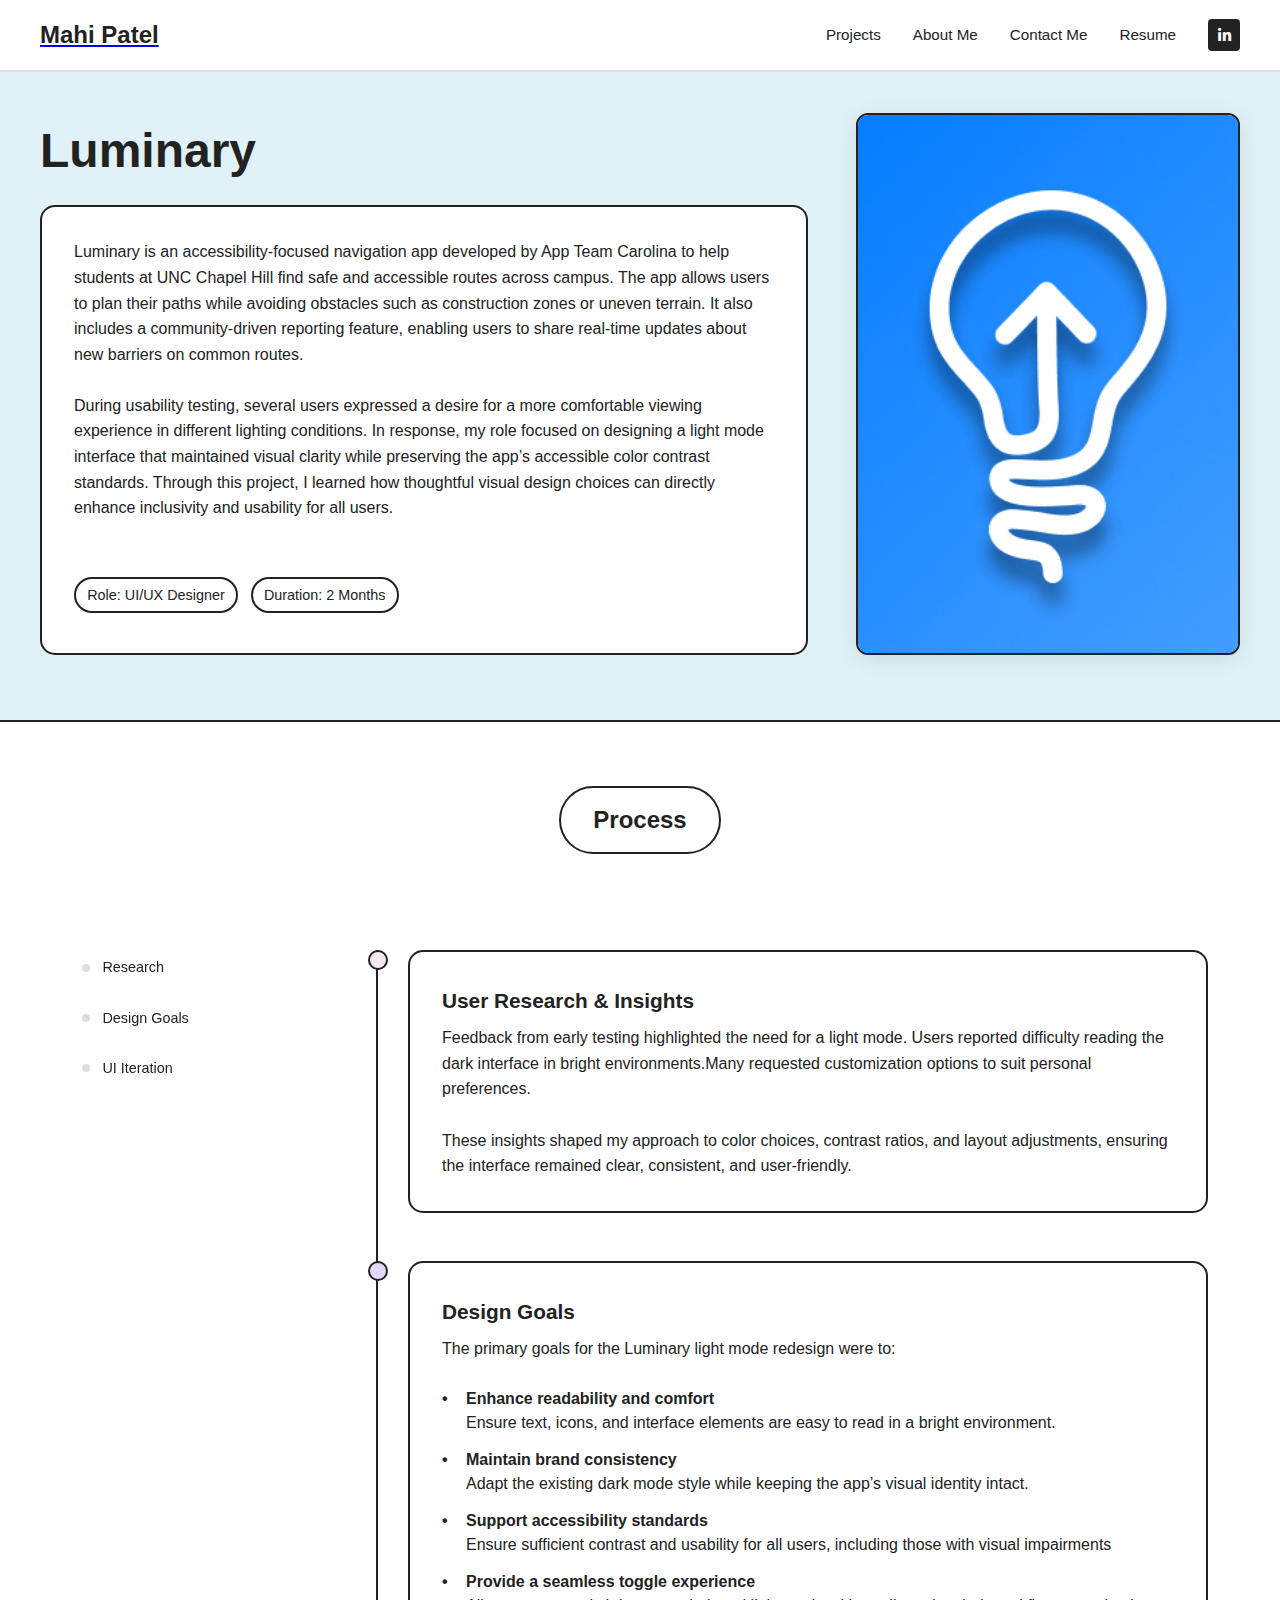
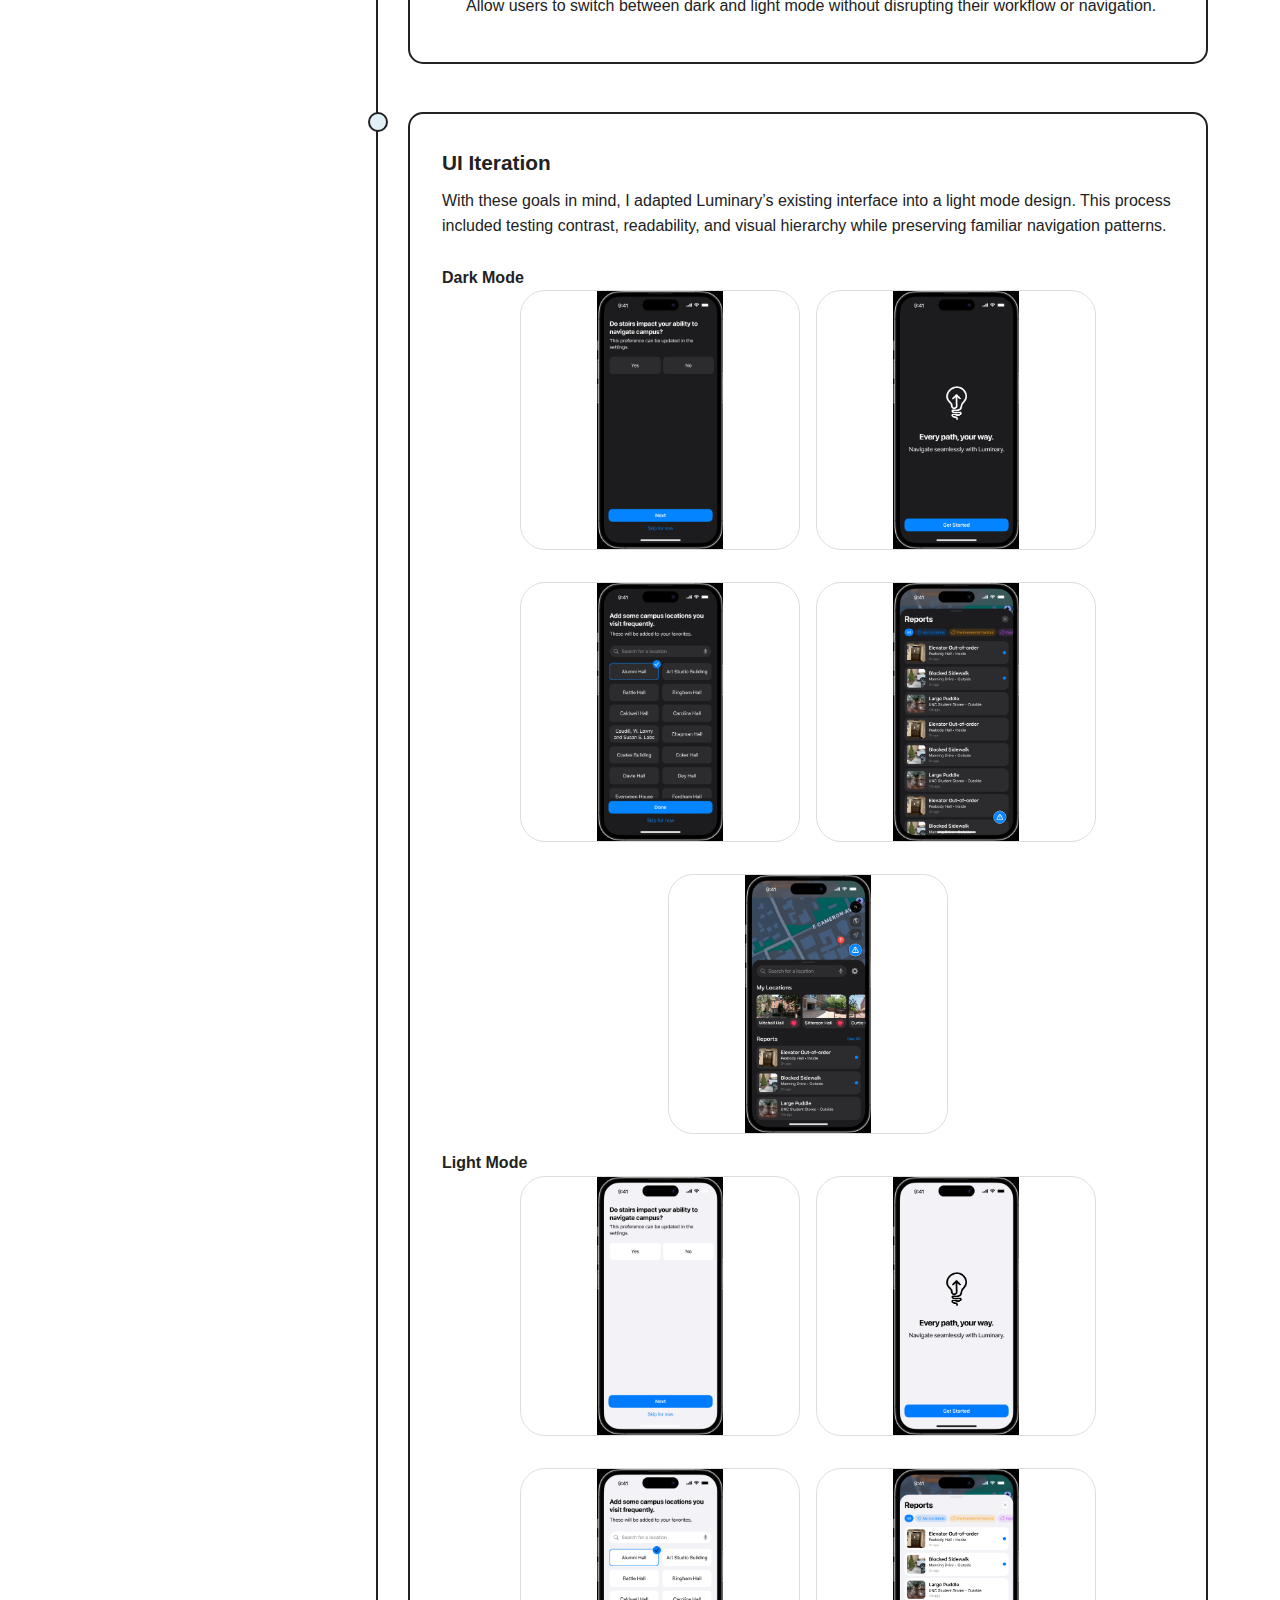
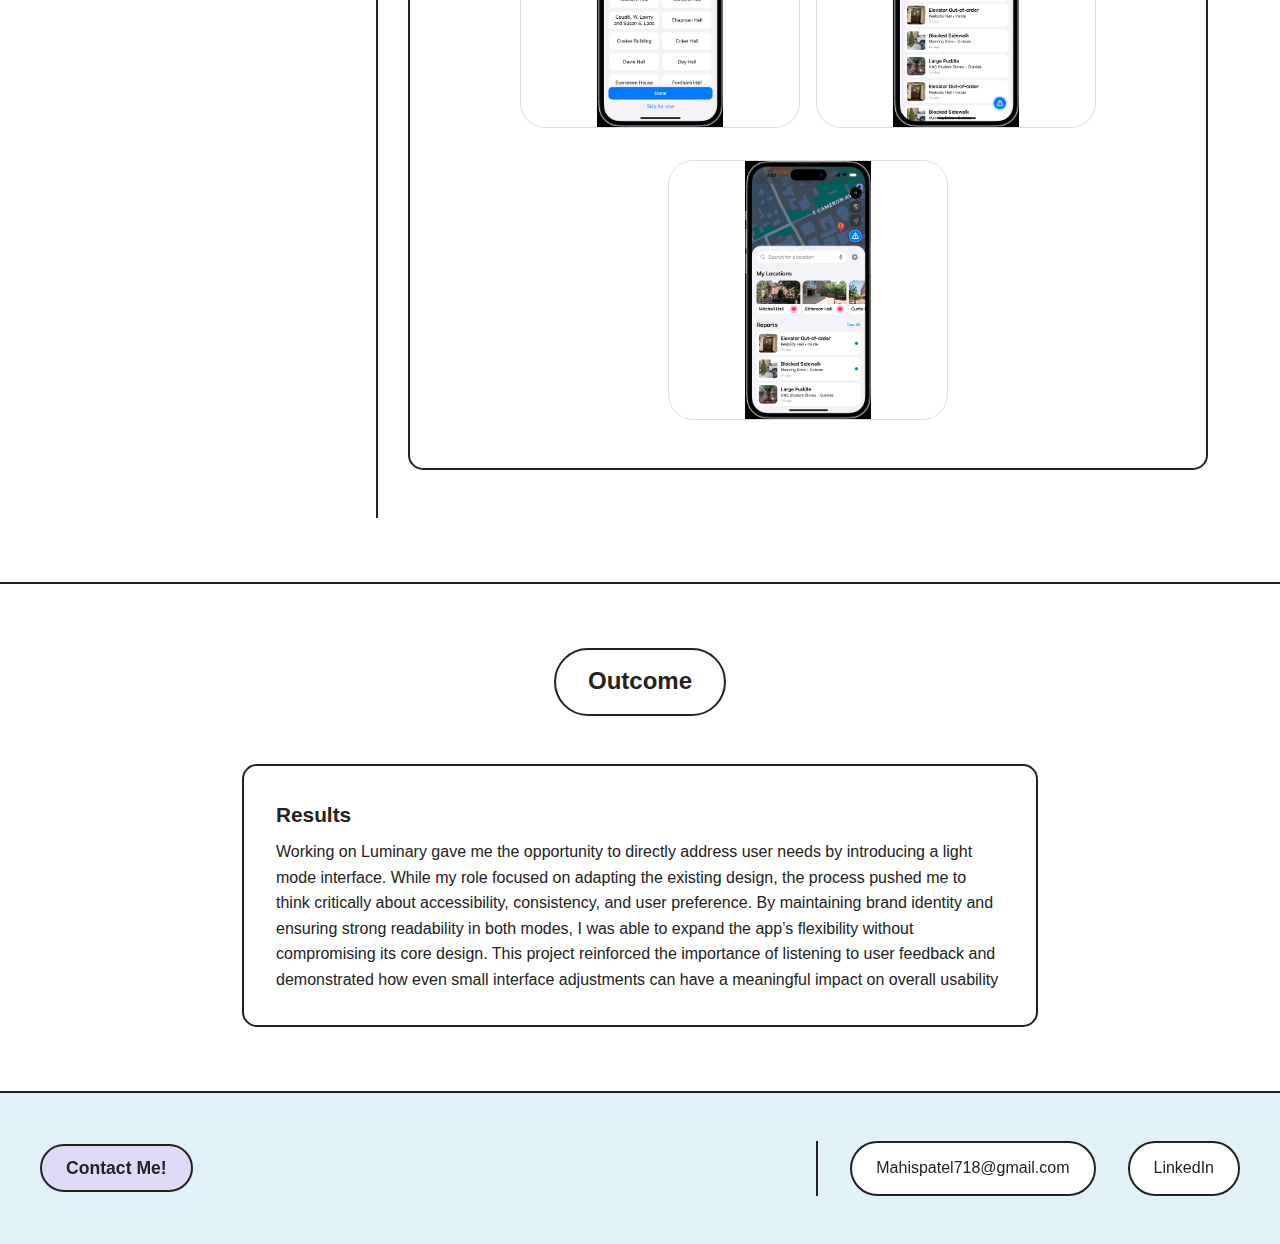
<file: luminary.html>
<!DOCTYPE html>
<html lang="en">
<head>
  <meta charset="UTF-8">
  <meta name="viewport" content="width=device-width, initial-scale=1.0">
  <title>Luminary | Case Study</title>
  <link rel="stylesheet" href="style.css">
  <link href="https://cdnjs.cloudflare.com/ajax/libs/font-awesome/6.0.0/css/all.min.css" rel="stylesheet">
  <style>
    @media (max-width: 1024px) {
      .case-luminary .about-image { display: none; }
    }
  </style>
</head>
<body class="case-luminary">

  <!-- Header -->
  <header>
    <nav class="navbar">
      <a href="index.html"><h2 class="logo">Mahi Patel</h2></a>
      <ul class="nav-links">
        <li><a href="index.html#projects">Projects</a></li>
        <li><a href="about.html">About Me</a></li>
        <li><a href="#contact">Contact Me</a></li>
        <li><a href="patelmahi.pdf" target="_blank">Resume</a></li>
        <li><a href="https://www.linkedin.com/in/mahispatel" target="_blank" class="linkedin-icon"><i class="fab fa-linkedin-in"></i></a></li>
      </ul>
    </nav>
  </header>

  <!-- Hero -->
  <section class="about-hero" style="padding-top: 7rem;">
    <div class="about-container">
      <div class="about-content case-row">
        <div class="bio-section">
          <h1 class="page-title">Luminary</h1>
          <div class="bio-text">
            <p>Luminary is an accessibility-focused navigation app developed by App Team Carolina to help students at UNC Chapel Hill find safe and accessible routes across campus. The app allows users to plan their paths while avoiding obstacles such as construction zones or uneven terrain. It also includes a community-driven reporting feature, enabling users to share real-time updates about new barriers on common routes.
            <br>
            <br>
            During usability testing, several users expressed a desire for a more comfortable viewing experience in different lighting conditions. In response, my role focused on designing a light mode interface that maintained visual clarity while preserving the app’s accessible color contrast standards. Through this project, I learned how thoughtful visual design choices can directly enhance inclusivity and usability for all users.</p>
            <div class="role-conatiner"> 
              <div class="role-tag">
              <span>Role: UI/UX Designer</span>
              </div>
              <div class="role-tag">
              <span>Duration: 2 Months</span>
              </div>
            </div>
          </div>
        </div>
        <div class="about-image">
          <img class="ui-hero-icon" src="img/lumlg.png" alt="Luminary app mockup">
        </div>
      </div>
    </div>
  </section>

  <!-- Process -->
  <section class="experience" id="process">
    <div class="experience-container">
      <div class="experience-title"><h1>Process</h1></div>
      <!-- Sticky Side Navigation (inside Process section only) -->
      <nav class="sticky-side-nav" id="process-nav">
        <a href="#user-research" class="sticky-nav-item active" data-section="user-research">
          <span class="nav-indicator"></span>
          Research
        </a>
        <a href="#design-goals" class="sticky-nav-item" data-section="design-goals">
          <span class="nav-indicator"></span>
          Design Goals
        </a>
        <a href="#ui-iteration" class="sticky-nav-item" data-section="ui-iteration">
          <span class="nav-indicator"></span>
          UI Iteration
        </a>
      </nav>
      <div class="timeline">
        <div class="timeline-line"></div>

        <div class="experience-item" id="user-research">
          <div class="timeline-dot dot-1"></div>
          <div class="experience-card">
            <div class="experience-row">
              <div class="experience-text">
                <h3>User Research & Insights</h3>
                <p>Feedback from early testing highlighted the need for a light mode. Users reported difficulty reading the dark interface in bright environments.Many requested customization options to suit personal preferences.
                  <br> <br> 
                  These insights shaped my approach to color choices, contrast ratios, and layout adjustments, ensuring the interface remained clear, consistent, and user-friendly.
                </p>
              </div>
            </div>
          </div>
        </div>


        <div class="experience-item" id="design-goals">
          <div class="timeline-dot dot-2"></div>
          <div class="experience-card">
            <div class="experience-row">
              <div class="experience-text">
                <h3>Design Goals</h3>
                <p>The primary goals for the Luminary light mode redesign were to:
                  <br> 
                  <br>
                  <p>
                    <ul>
                      <li>
                        <b>Enhance readability and comfort</b>
                        <p>Ensure text, icons, and interface elements are easy to read in a bright environment.
                          <br>
                        </p>
                      </li>
                      <li>
                        <b>Maintain brand consistency</b>
                        <p>Adapt the existing dark mode style while keeping the app’s visual identity intact.
                          <br>
                        </p>
                      </li>
                      <li>
                        <b>Support accessibility standards</b>
                        <p>Ensure sufficient contrast and usability for all users, including those with visual impairments
                        <br>
                        </p>
                      </li>
                      <li>
                        <b>Provide a seamless toggle experience</b>
                        <p>Allow users to switch between dark and light mode without disrupting their workflow or navigation.
                        <br>
                        </p>
                      </li>
                    </ul>
                  </p>
                </p>
              </div>
            </div>
          </div>
        </div>

        <div class="experience-item" id="ui-iteration">
          <div class="timeline-dot dot-3"></div>
          <div class="experience-card">
            <div class="experience-row">
              <div class="experience-text">
                <h3>UI Iteration</h3>
                <p>With these goals in mind, I adapted Luminary’s existing interface into a light mode design. This process included testing contrast, readability, and visual hierarchy while preserving familiar navigation patterns.</p>
                <br> 
                <div class="luminary-images">
                  <p> <b>Dark Mode</b> </p>
                  <figure>
                    <img src="img/lum1.png" alt="Jury-x High-Fidelity Wireframe 1">
                    <img src="img/lum2.png" alt="Jury-x High-Fidelity Wireframe 2">
                    <img src="img/lum3.png" alt="Jury-x High-Fidelity Wireframe 2">
                    <img src="img/lum4.png" alt="Jury-x High-Fidelity Wireframe 2">
                    <img src="img/lum5.png" alt="Jury-x High-Fidelity Wireframe 2">
                  </figure>
                  <p> <b>Light Mode</b> </p>
                  <figure>
                    <img src="img/lum1.2.png" alt="Jury-x High-Fidelity Wireframe 1">
                    <img src="img/lum2.1.png" alt="Jury-x High-Fidelity Wireframe 2">
                    <img src="img/lum3.1.png" alt="Jury-x High-Fidelity Wireframe 2">
                    <img src="img/lum4.1.png" alt="Jury-x High-Fidelity Wireframe 2">
                    <img src="img/lum5.1.png" alt="Jury-x High-Fidelity Wireframe 2">
                  </figure>
                </div>
              </div>
            </div>
          </div>
        </div>
      </div>
    </div>
  </section>

  <!-- Outcome -->
  <section class="experience" id="outcome">
    <div class="experience-container">
      <div class="experience-title"><h1>Outcome</h1></div>
      <div class="experience-card">
        <h3>Results</h3>
        <p>Working on Luminary gave me the opportunity to directly address user needs by introducing a light mode interface. While my role focused on adapting the existing design, the process pushed me to think critically about accessibility, consistency, and user preference. By maintaining brand identity and ensuring strong readability in both modes, I was able to expand the app’s flexibility without compromising its core design. This project reinforced the importance of listening to user feedback and demonstrated how even small interface adjustments can have a meaningful impact on overall usability</p>
      </div>
    </div>
  </section>

  <!-- Footer -->
  <footer id="contact">
    <div class="footer-content">
      <div class="contact-blob"><p>Contact Me!</p></div>
      <div class="footer-links">
        <div class="contact-item"><a href="mailto:Mahispatel718@gmail.com">Mahispatel718@gmail.com</a></div>
        <div class="contact-item"><a href="https://linkedin.com" target="_blank">LinkedIn</a></div>
      </div>
    </div>
  </footer>
  

    <script>
      // Header height CSS var + local headerHeight value
      function setHeaderHeight() {
        const header = document.querySelector('header');
        const h = header ? header.offsetHeight : 72;
        document.documentElement.style.setProperty('--header-height', h + 'px');
        return h;
      }

      let headerHeight = setHeaderHeight();
      window.addEventListener('load', () => { headerHeight = setHeaderHeight(); updateActiveNav(); });
      window.addEventListener('resize', () => { headerHeight = setHeaderHeight(); });

      // Sticky navigation scroll highlighting (header-aware)
      const navItems = Array.from(document.querySelectorAll('.sticky-nav-item'));
      const sections = Array.from(document.querySelectorAll('#process [id]')).filter(s => s.id && s.id.length);

      function updateActiveNav() {
        let current = '';
        const buffer = 12; // pixels below header to consider "at top"

        sections.forEach(section => {
          const rect = section.getBoundingClientRect();
          const topFits = rect.top <= headerHeight + buffer;
          const bottomFits = rect.bottom > headerHeight + buffer;
          if (topFits && bottomFits) {
            current = section.id;
          }
        });

        navItems.forEach(item => item.classList.toggle('active', item.getAttribute('data-section') === current));
      }

      // Update on scroll (passive)
      window.addEventListener('scroll', updateActiveNav, { passive: true });
      // initial update
      updateActiveNav();

      // Smooth scroll behavior for nav links with header offset
      navItems.forEach(item => {
        item.addEventListener('click', (e) => {
          e.preventDefault();
          const targetId = item.getAttribute('href');
          const targetSection = document.querySelector(targetId);
          if (!targetSection) return;
          const targetRect = targetSection.getBoundingClientRect();
          const targetY = window.pageYOffset + targetRect.top - headerHeight - 8; // small gap
          window.scrollTo({ top: Math.max(0, targetY), behavior: 'smooth' });
          // update URL hash without jumping
          history.replaceState(null, '', targetId);
          // set active immediately for perceived responsiveness
          navItems.forEach(it => it.classList.remove('active'));
          item.classList.add('active');
        });
      });
    </script>
</body>
</html>
</file>
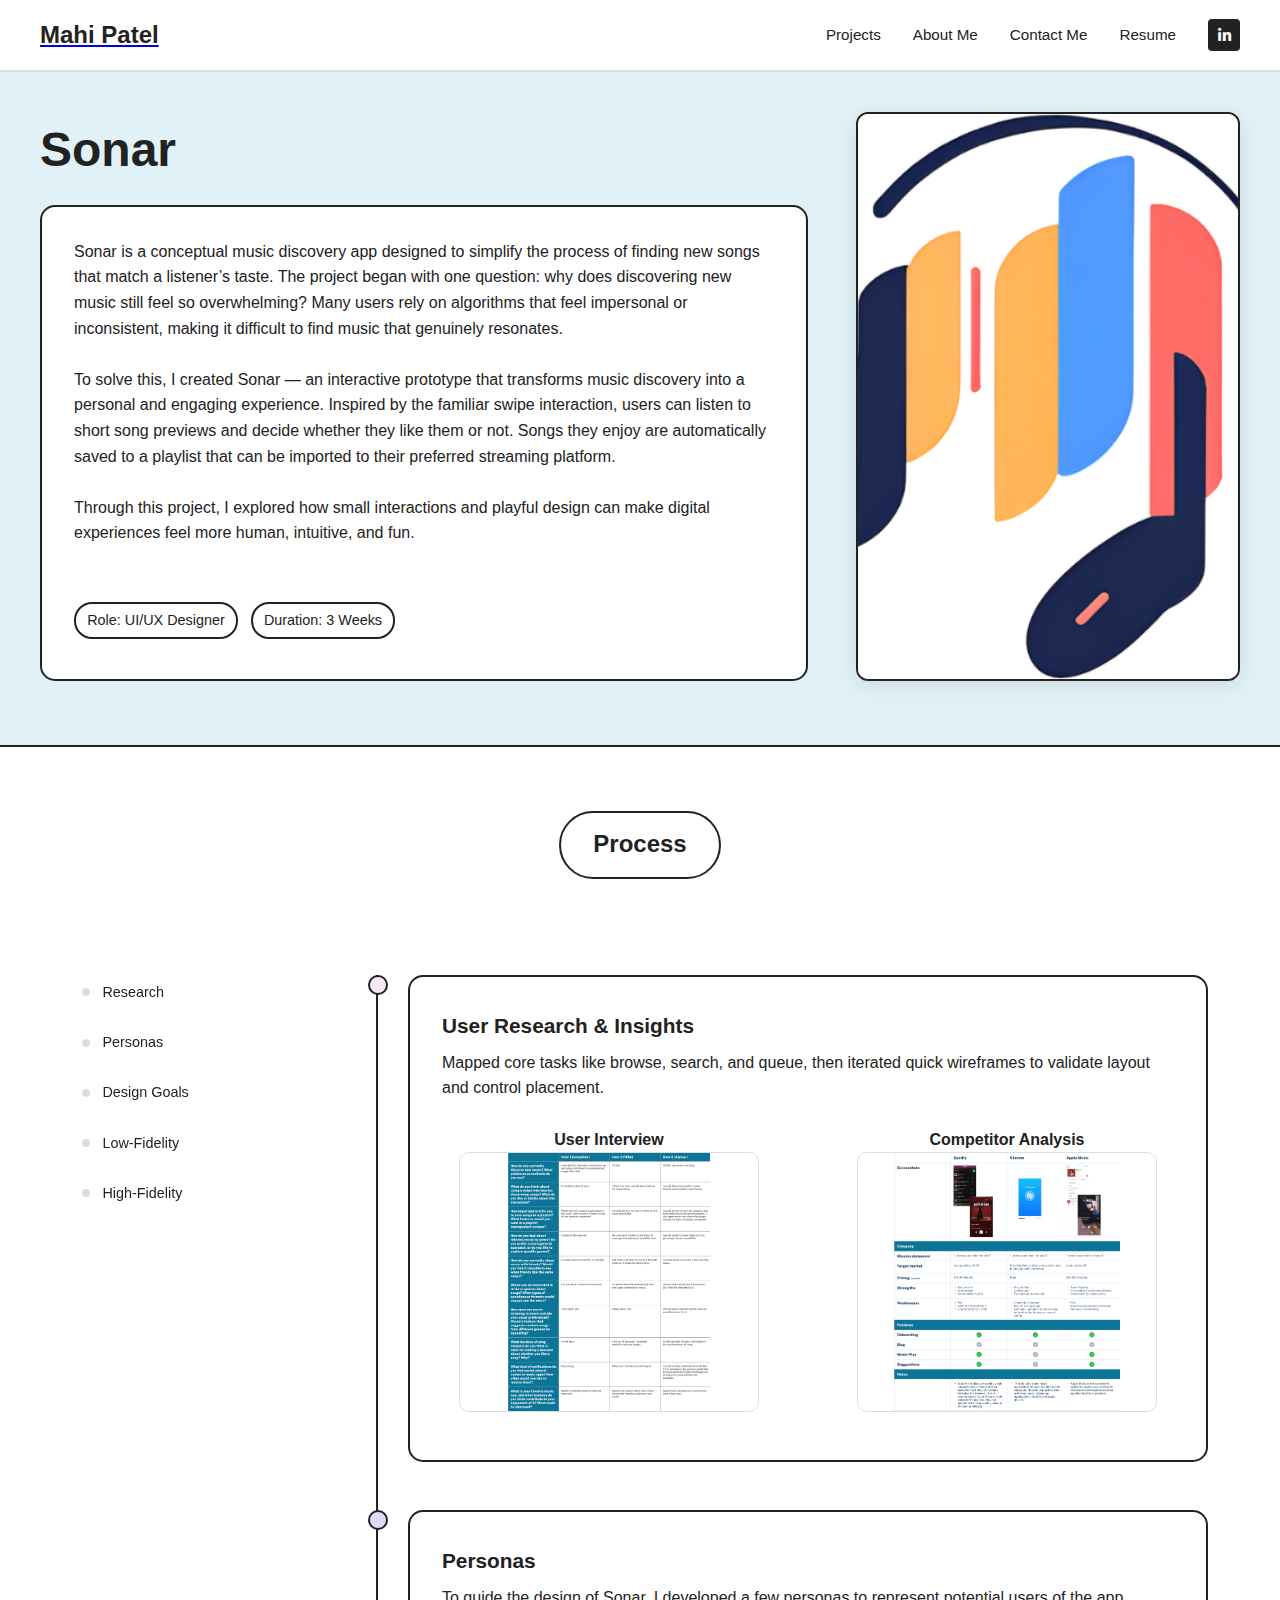
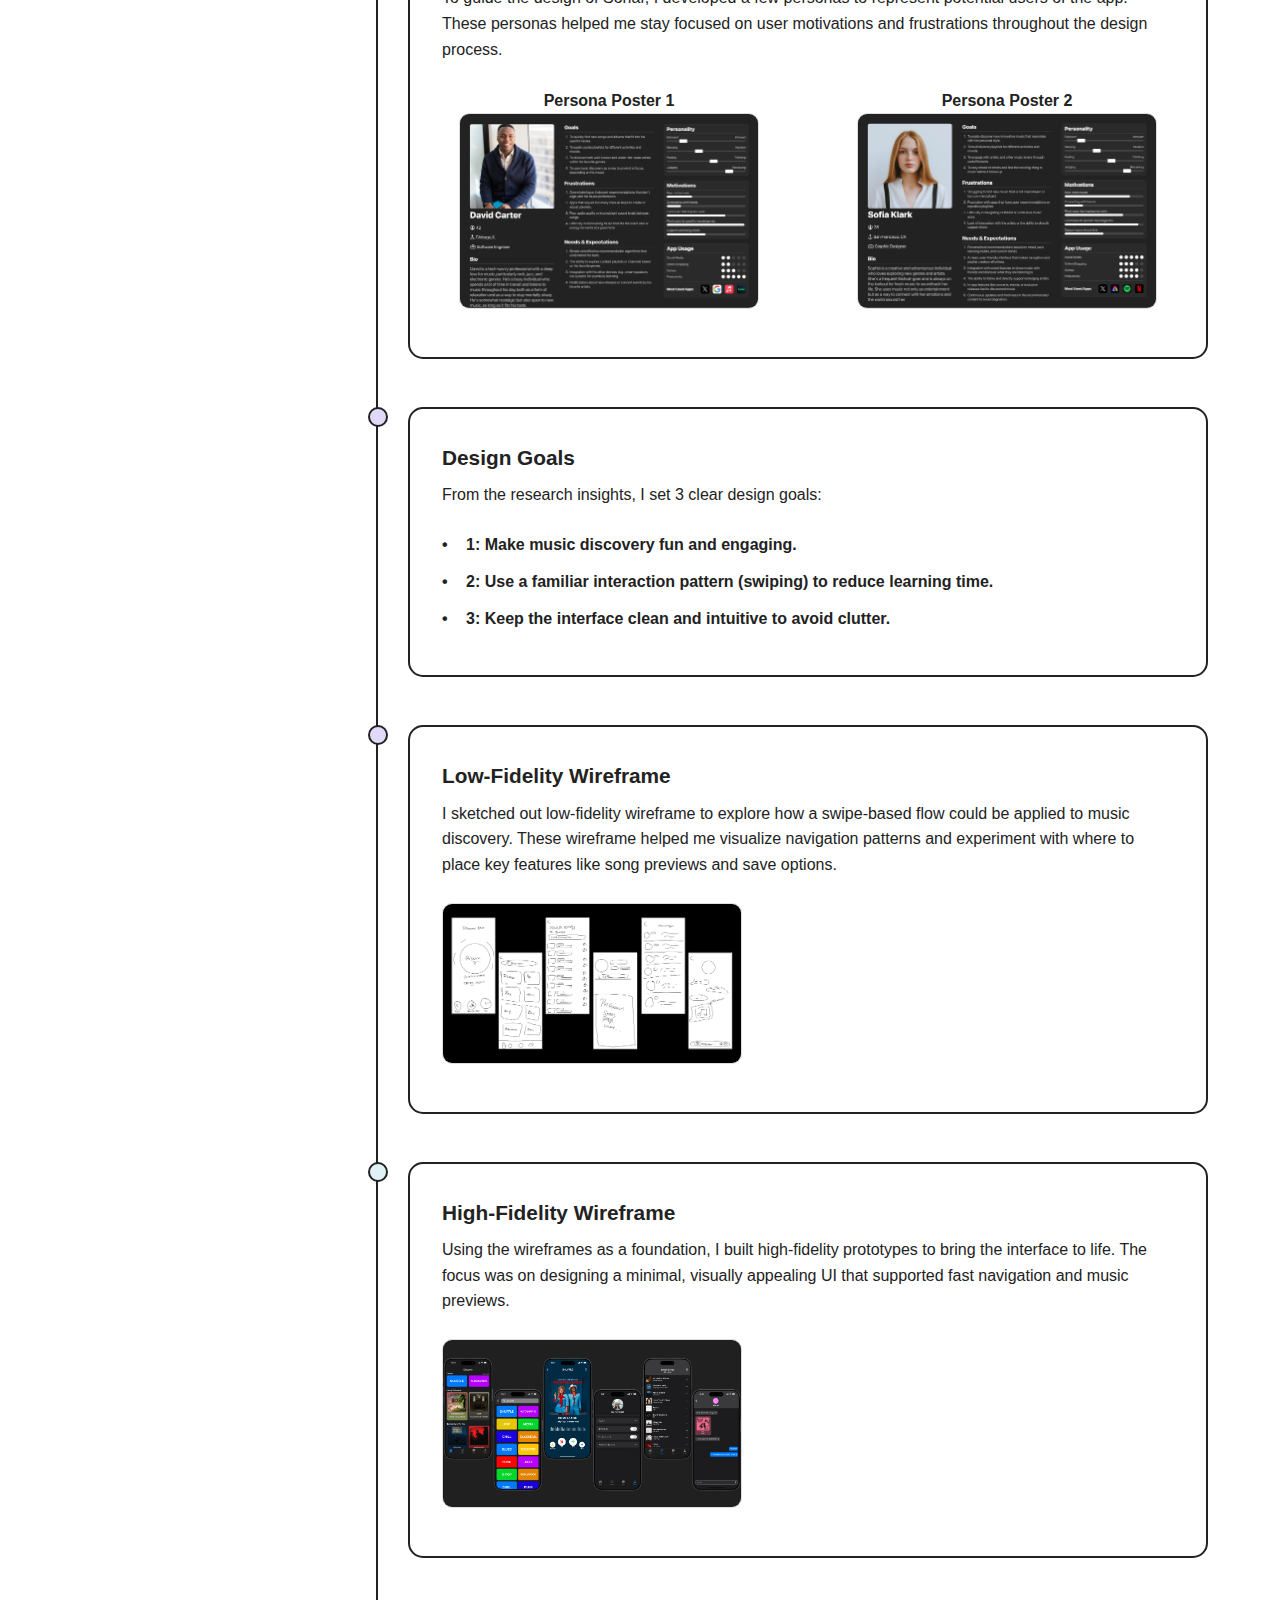
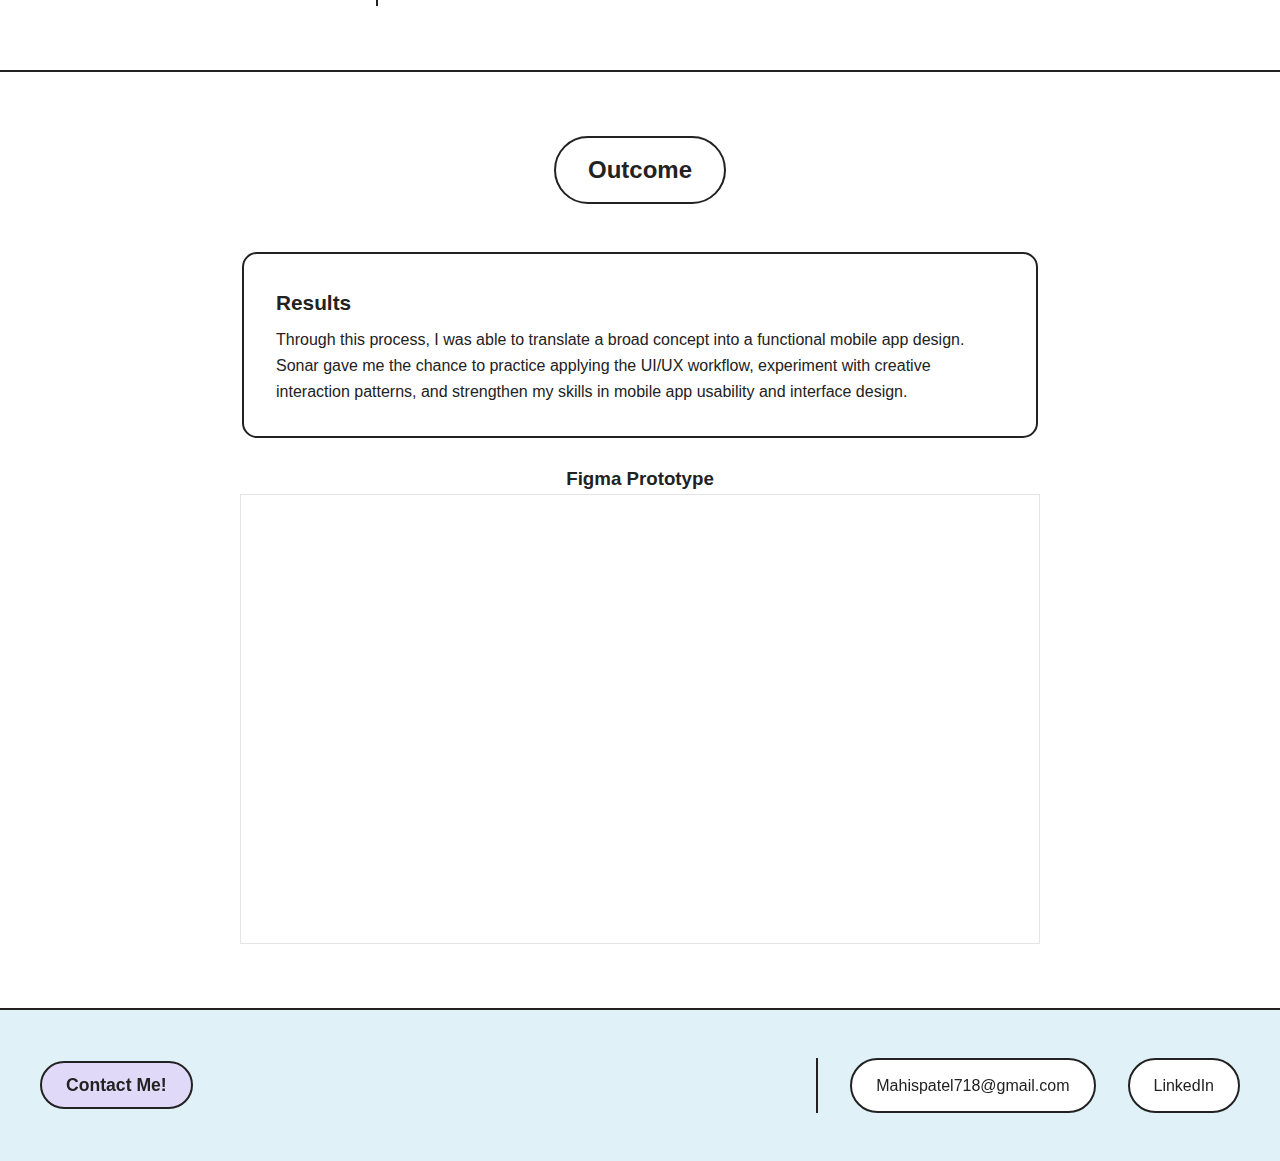
<file: sonar.html>
<!DOCTYPE html>
<html lang="en">
<head>
  <meta charset="UTF-8">
  <meta name="viewport" content="width=device-width, initial-scale=1.0">
  <title>Sonar | Case Study</title>
  <link rel="stylesheet" href="style.css">
  <link href="https://cdnjs.cloudflare.com/ajax/libs/font-awesome/6.0.0/css/all.min.css" rel="stylesheet">
  <style>
    @media (max-width: 1024px) {
      .case-sonar .about-image { display: none; }
    }
  </style>
</head>
<body class="case-sonar">

  <!-- Header -->
  <header>
    <nav class="navbar">
      <a href="index.html"><h2 class="logo">Mahi Patel</h2></a>
      <ul class="nav-links">
        <li><a href="index.html#projects">Projects</a></li>
        <li><a href="about.html">About Me</a></li>
        <li><a href="#contact">Contact Me</a></li>
        <li><a href="patelmahi.pdf" target="_blank">Resume</a></li>
        <li><a href="https://www.linkedin.com/in/mahispatel" target="_blank" class="linkedin-icon"><i class="fab fa-linkedin-in"></i></a></li>
      </ul>
    </nav>
  </header>

  <!-- Hero -->
  <section class="about-hero" style="padding-top: 7rem;">
    <div class="about-container">

      <div class="about-content case-row">
        <div class="bio-section">
          <h1 class="page-title">Sonar</h1>
          <div class="bio-text">
            <p>Sonar is a conceptual music discovery app designed to simplify the process of finding new songs that match a listener’s taste. The project began with one question: why does discovering new music still feel so overwhelming? Many users rely on algorithms that feel impersonal or inconsistent, making it difficult to find music that genuinely resonates.
            <br>
            <br>
            To solve this, I created Sonar — an interactive prototype that transforms music discovery into a personal and engaging experience. Inspired by the familiar swipe interaction, users can listen to short song previews and decide whether they like them or not. Songs they enjoy are automatically saved to a playlist that can be imported to their preferred streaming platform.
            <br>
            <br>
            Through this project, I explored how small interactions and playful design can make digital experiences feel more human, intuitive, and fun.</p>
            <div class="role-conatiner"> 
              <div class="role-tag">
              <span>Role: UI/UX Designer</span>
              </div>
              <div class="role-tag">
              <span>Duration: 3 Weeks</span>
              </div>
            </div>
          </div>
        </div>
        <div class="about-image">
          <img class="ui-hero-icon" src="img/sonar.png" alt="Sonar app logo">
        </div>
      </div>
    </div>
  </section>

  <!-- Process -->
  <section class="experience" id="process">
    <div class="experience-container">
      <div class="experience-title"><h1>Process</h1></div>
      <!-- Sticky Side Navigation (inside Process section only) -->
      <nav class="sticky-side-nav" id="process-nav">
        <a href="#user-research" class="sticky-nav-item active" data-section="user-research">
          <span class="nav-indicator"></span>
          Research
        </a>
        <a href="#personas" class="sticky-nav-item" data-section="personas">
          <span class="nav-indicator"></span>
          Personas
        </a>
        <a href="#design-goals" class="sticky-nav-item" data-section="design-goals">
          <span class="nav-indicator"></span>
          Design Goals
        </a>
        <a href="#low-fidelity" class="sticky-nav-item" data-section="low-fidelity">
          <span class="nav-indicator"></span>
          Low-Fidelity
        </a>
        <a href="#high-fidelity" class="sticky-nav-item" data-section="high-fidelity">
          <span class="nav-indicator"></span>
          High-Fidelity
        </a>
      </nav>
      <div class="timeline">
        <div class="timeline-line"></div>

        <div class="experience-item" id="user-research">
          <div class="timeline-dot dot-1"></div>
          <div class="experience-card">
            <div class="experience-row">
              <div class="experience-text">
                <h3>User Research & Insights</h3>
                <p>Mapped core tasks like browse, search, and queue, then iterated quick wireframes to validate layout and control placement.</p>
              </div>
            </div>
            <br>
            <div class="sonar-imgs"> 
              <figure>
                <h4>User Interview</h4>
                <img src="img/userinterviews.png" alt="User Interviews">
              </figure>
              <figure class="sonar-imgs">
                <h4>Competitor Analysis</h4>
                <img src="img/ca.png" alt="Competitor Analysis">
              </figure>
            </div>
          </div>
        </div>

        <div class="experience-item" id="personas">
          <div class="timeline-dot dot-2"></div>
          <div class="experience-card">
            <div class="experience-row">
              <div class="experience-text">
                <h3>Personas</h3>
                <p>To guide the design of Sonar, I developed a few personas to represent potential users of the app. These personas helped me stay focused on user motivations and frustrations throughout the design process.                </p>
              </div>
            </div>
            <br>
            <div class="sonar-imgs">
              <figure>
                <h4>Persona Poster 1</h4>
                <img src="img/persona1.png" alt="Persona 1">
              </figure>
              <figure>
                <h4>Persona Poster 2</h4>
                <img src="img/persona2.png" alt="Persona 2">
              </figure>
            </div>
          </div>
        </div>

        <div class="experience-item" id="design-goals">
          <div class="timeline-dot dot-2"></div>
          <div class="experience-card">
            <div class="experience-row">
              <div class="experience-text">
                <h3>Design Goals</h3>
                <p>From the research insights, I set 3 clear design goals: 
                  <br><br>
                  <ul>
                    <li>
                      <b>1: Make music discovery fun and engaging.</b>
                    </li>
                    <li>
                      <b>2: Use a familiar interaction pattern (swiping) to reduce learning time.</b>
                    </li>
                    <li>
                      <b>3: Keep the interface clean and intuitive to avoid clutter.</b>
                    </li>
                  </ul>


                </p>
              </div>
            </div>
          </div>
        </div>

        <div class="experience-item" id="low-fidelity">
          <div class="timeline-dot dot-2"></div>
          <div class="experience-card">
            <div class="experience-row">
              <div class="experience-text">
                <h3>Low-Fidelity Wireframe</h3>
                <p>I sketched out low-fidelity wireframe to explore how a swipe-based flow could be applied to music discovery. These wireframe helped me visualize navigation patterns and experiment with where to place key features like song previews and save options.</p>
              </div>
            </div>
            <br>
            <div class="sonar-imgs">
              <img src="img/WFScreenshot.png" alt="Sonar low fidelity screens">
            </div>
          </div>
        </div>


        <div class="experience-item" id="high-fidelity">
          <div class="timeline-dot dot-3"></div>
          <div class="experience-card">
            <div class="experience-row">
              <div class="experience-text">
                <h3>High‑Fidelity Wireframe</h3>
                <p>Using the wireframes as a foundation, I built high-fidelity prototypes to bring the interface to life. The focus was on designing a minimal, visually appealing UI that supported fast navigation and music previews.</p>
              </div>
            </div>
            <br>
            <div class="sonar-imgs">
              <img src="img/protosc.png" alt="Sonar low fidelity screens">
            </div>
          </div>
        </div>
      </div>
    </div>
  </section>

  <!-- Outcome -->
  <section class="experience" id="outcome">
    <div class="experience-container">
      <div class="experience-title"><h1>Outcome</h1></div>
      <div class="experience-card">
        <h3>Results</h3>
        <p>Through this process, I was able to translate a broad concept into a functional mobile app design. Sonar gave me the chance to practice applying the UI/UX workflow, experiment with creative interaction patterns, and strengthen my skills in mobile app usability and interface design.</p>
      </div>
    </div>
    <br>
    <div class="interactive-proto">
      <h3><b> Figma Prototype</b></h3>
      <iframe style="border: 1px solid rgba(0, 0, 0, 0.1);" width="800" height="450" src="https://embed.figma.com/proto/Prk0JjUqKgA123hFUk1uJC/Mahi-Patel---Sonar?page-id=1%3A2&node-id=178-2529&starting-point-node-id=2%3A150&embed-host=share" allowfullscreen></iframe>
    </div>
  </section>

  <!-- Footer -->
  <footer id="contact">
    <div class="footer-content">
      <div class="contact-blob"><p>Contact Me!</p></div>
      <div class="footer-links">
        <div class="contact-item"><a href="mailto:Mahispatel718@gmail.com">Mahispatel718@gmail.com</a></div>
        <div class="contact-item"><a href="https://linkedin.com" target="_blank">LinkedIn</a></div>
      </div>
    </div>
  </footer>

  </footer>

    <script>
      // Header height CSS var + local headerHeight value
      function setHeaderHeight() {
        const header = document.querySelector('header');
        const h = header ? header.offsetHeight : 72;
        document.documentElement.style.setProperty('--header-height', h + 'px');
        return h;
      }

      let headerHeight = setHeaderHeight();
      window.addEventListener('load', () => { headerHeight = setHeaderHeight(); updateActiveNav(); });
      window.addEventListener('resize', () => { headerHeight = setHeaderHeight(); });

      // Sticky navigation scroll highlighting (header-aware)
      const navItems = Array.from(document.querySelectorAll('.sticky-nav-item'));
      const sections = Array.from(document.querySelectorAll('#process [id]')).filter(s => s.id && s.id.length);

      function updateActiveNav() {
        let current = '';
        const buffer = 12; // pixels below header to consider "at top"

        sections.forEach(section => {
          const rect = section.getBoundingClientRect();
          const topFits = rect.top <= headerHeight + buffer;
          const bottomFits = rect.bottom > headerHeight + buffer;
          if (topFits && bottomFits) {
            current = section.id;
          }
        });

        navItems.forEach(item => item.classList.toggle('active', item.getAttribute('data-section') === current));
      }

      // Update on scroll (passive)
      window.addEventListener('scroll', updateActiveNav, { passive: true });
      // initial update
      updateActiveNav();

      // Smooth scroll behavior for nav links with header offset
      navItems.forEach(item => {
        item.addEventListener('click', (e) => {
          e.preventDefault();
          const targetId = item.getAttribute('href');
          const targetSection = document.querySelector(targetId);
          if (!targetSection) return;
          const targetRect = targetSection.getBoundingClientRect();
          const targetY = window.pageYOffset + targetRect.top - headerHeight - 8; // small gap
          window.scrollTo({ top: Math.max(0, targetY), behavior: 'smooth' });
          // update URL hash without jumping
          history.replaceState(null, '', targetId);
          // set active immediately for perceived responsiveness
          navItems.forEach(it => it.classList.remove('active'));
          item.classList.add('active');
        });
      });
    </script>
</body>
</html>
</file>
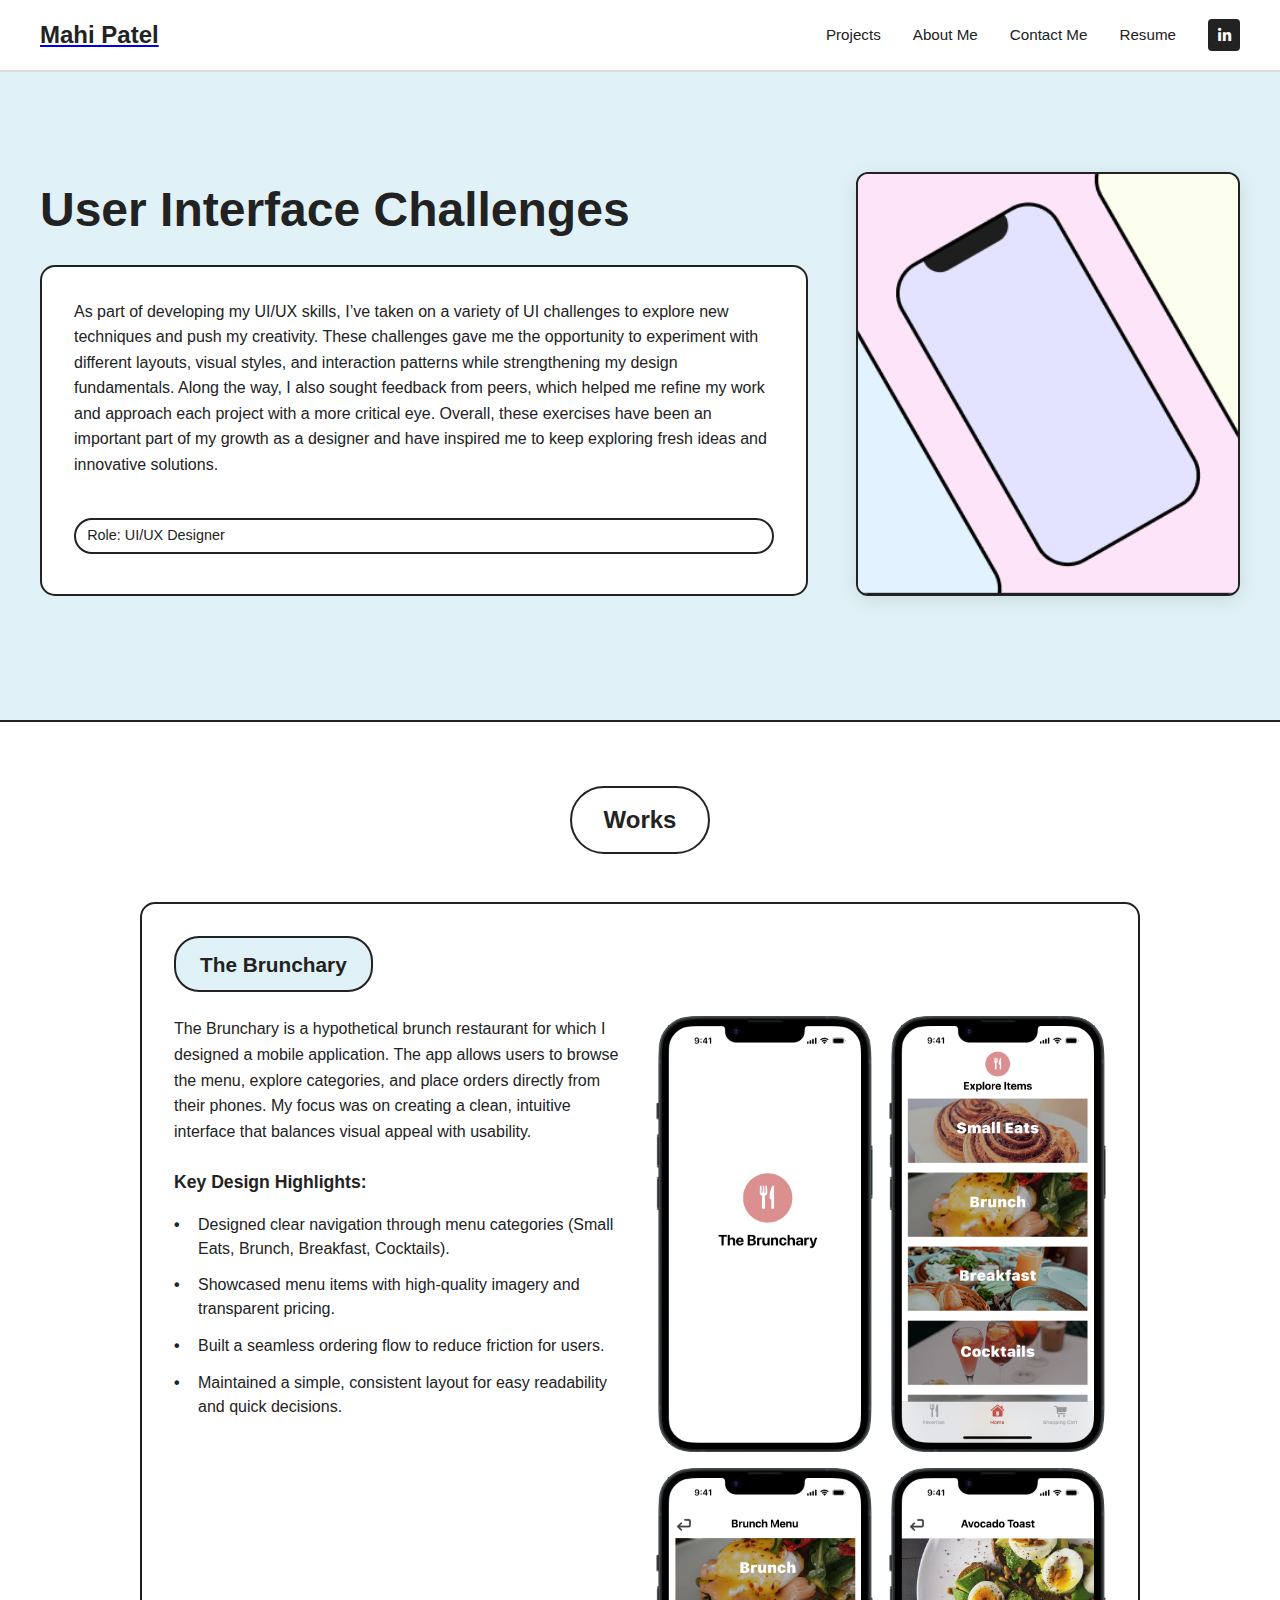
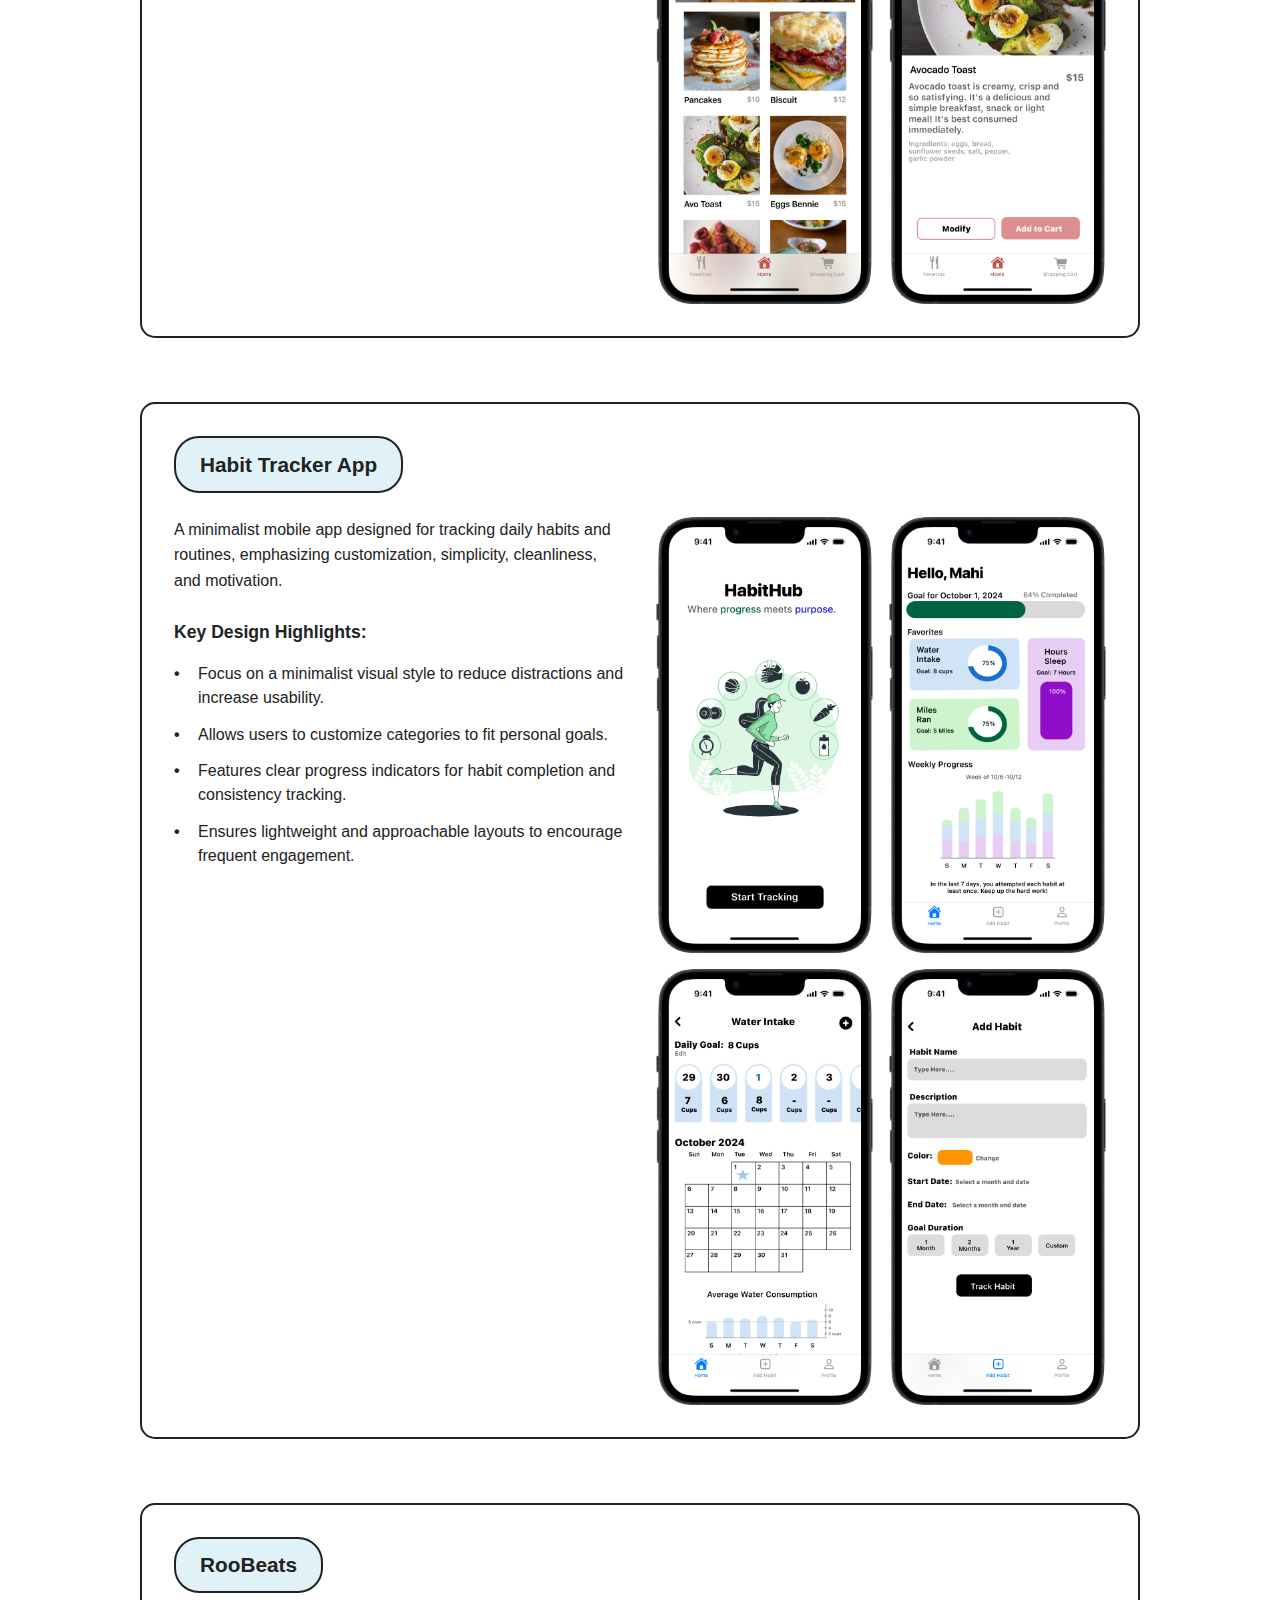
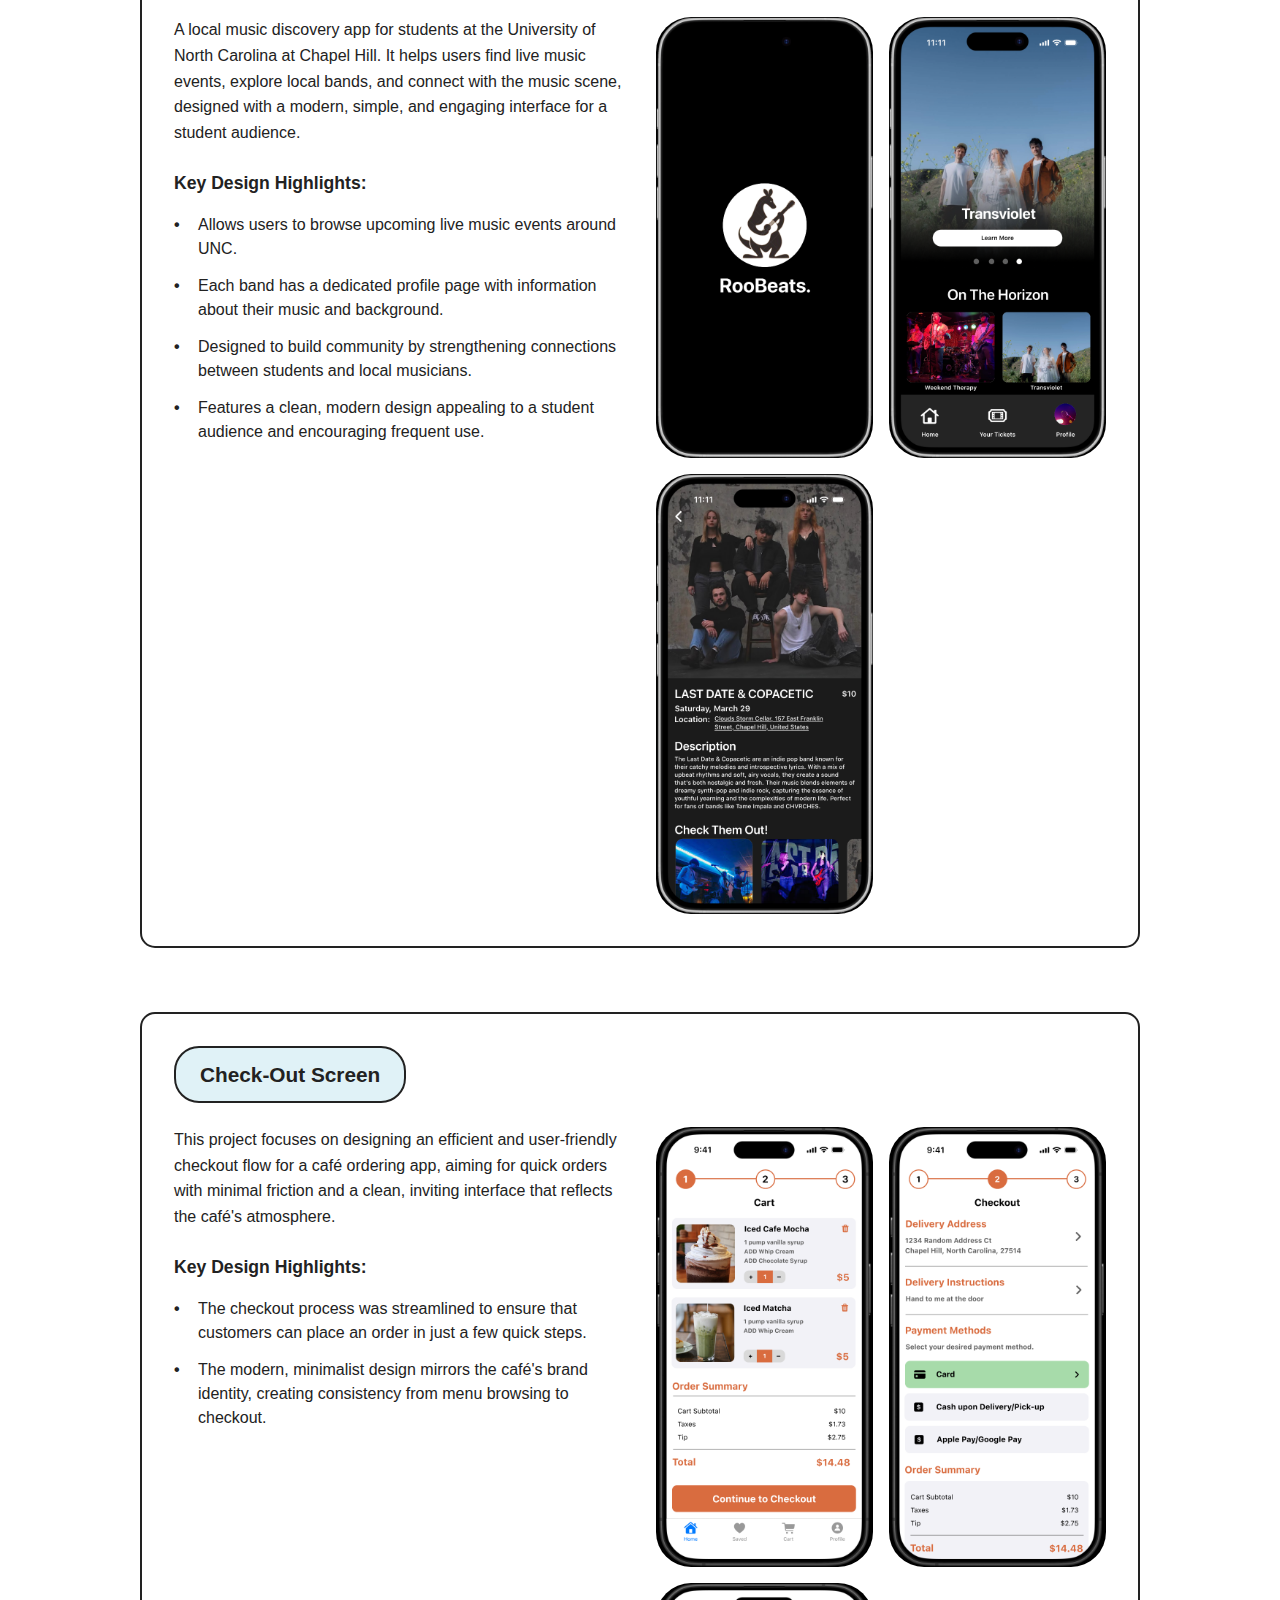
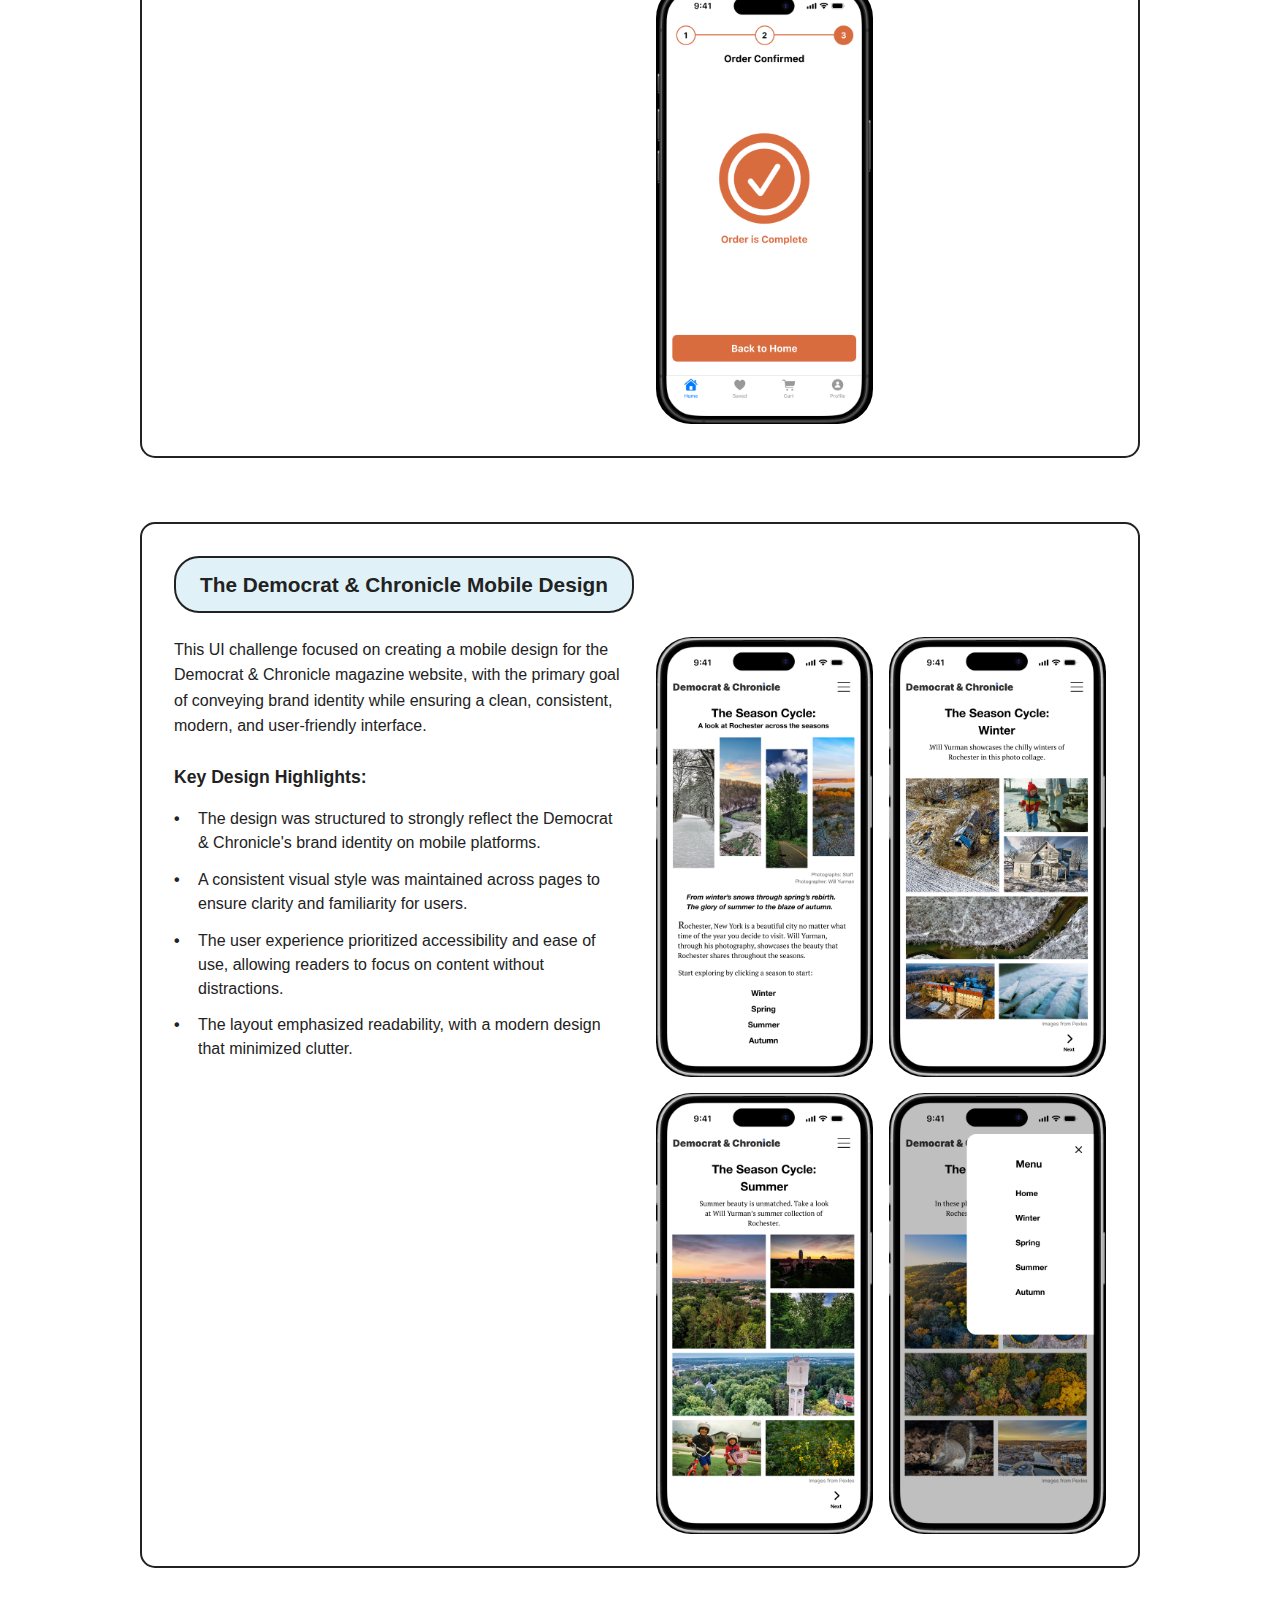
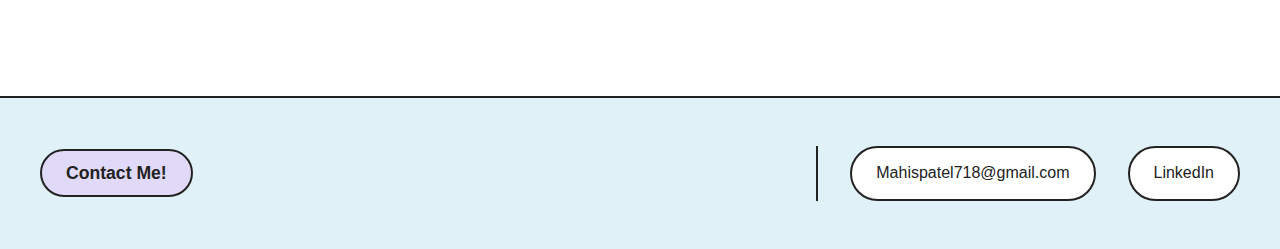
<file: uichallenges.html>
<!DOCTYPE html>
<html lang="en">
<head>
  <meta charset="UTF-8">
  <meta name="viewport" content="width=device-width, initial-scale=1.0">
  <title>UI Challenges | Mahi Patel</title>
  <link rel="stylesheet" href="style.css">
  <link href="https://cdnjs.cloudflare.com/ajax/libs/font-awesome/6.0.0/css/all.min.css" rel="stylesheet">  <style>
    @media (max-width: 1024px) {
      .case-uichallenges .about-image { display: none; }
    }
  </style></head>
<body class="case-uichallenges">

  <!-- Header -->
  <header>
    <nav class="navbar">
      <a href="index.html"><h2 class="logo">Mahi Patel</h2></a>
      <ul class="nav-links">
        <li><a href="index.html#projects">Projects</a></li>
        <li><a href="about.html">About Me</a></li>
        <li><a href="#contact">Contact Me</a></li>
        <li><a href="patelmahi.pdf" target="_blank">Resume</a></li>
        <li><a href="https://www.linkedin.com/in/mahispatel" target="_blank" class="linkedin-icon"><i class="fab fa-linkedin-in"></i></a></li>
      </ul>
    </nav>
  </header>

  <!-- Hero Section -->
  <section class="about-hero" style="padding-top: 7rem;">
    <div class="about-container">

      <div class="about-content case-row">
        <div class="bio-section">
          <h1 class="page-title">User Interface Challenges</h1>
          <div class="bio-text">
            
            <p>As part of developing my UI/UX skills, I’ve taken on a variety of UI challenges to explore new techniques and push my creativity. These challenges gave me the opportunity to experiment with different layouts, visual styles, and interaction patterns while strengthening my design fundamentals. Along the way, I also sought feedback from peers, which helped me refine my work and approach each project with a more critical eye. Overall, these exercises have been an important part of my growth as a designer and have inspired me to keep exploring fresh ideas and innovative solutions.</p>
            <div class="role-tag">
              <span>Role: UI/UX Designer</span>
            </div>
          </div>
        </div>
        <div class="about-image">
          <img class="ui-hero-icon" src="img/uichallange.png" alt="UI Challenges icon">
        </div>
      </div>
    </div>
  </section>

  <!-- Main Content -->
  <section class="experience">
    <div class="experience-container">
      <div class="experience-title"><h1>Works</h1></div>

      <!-- The Brunchary Project -->
      <div class="project-showcase">
        <div class="project-header">
          <h2>The Brunchary</h2>
        </div>
        <div class="project-content">
          <div class="project-description">
            <p>The Brunchary is a hypothetical brunch restaurant for which I designed a mobile application. The app allows users to browse the menu, explore categories, and place orders directly from their phones. My focus was on creating a clean, intuitive interface that balances visual appeal with usability.</p>
            <div class="design-highlights">
              <h3>Key Design Highlights:</h3>
              <ul>
                <li>Designed clear navigation through menu categories (Small Eats, Brunch, Breakfast, Cocktails).</li>
                <li>Showcased menu items with high-quality imagery and transparent pricing.</li>
                <li>Built a seamless ordering flow to reduce friction for users.</li>
                <li>Maintained a simple, consistent layout for easy readability and quick decisions.</li>
              </ul>
            </div>
          </div>
          <div class="project-mockups">
            <img src="img/br1.png" alt="Brunchary 1">
            <img src="img/br2.png" alt="Brunchary 2">
            <img src="img/br3.png" alt="Brunchary 3">
            <img src="img/br4.png" alt="Brunchary 4">
          </div>
        </div>
      </div>

      <!-- Habit Tracker App -->
      <div class="project-showcase">
        <div class="project-header">
          <h2>Habit Tracker App</h2>
        </div>
        <div class="project-content">
          <div class="project-description">
            <p>A minimalist mobile app designed for tracking daily habits and routines, emphasizing customization, simplicity, cleanliness, and motivation.</p>
            <div class="design-highlights">
              <h3>Key Design Highlights:</h3>
              <ul>
                <li>Focus on a minimalist visual style to reduce distractions and increase usability.</li>
                <li>Allows users to customize categories to fit personal goals.</li>
                <li>Features clear progress indicators for habit completion and consistency tracking.</li>
                <li>Ensures lightweight and approachable layouts to encourage frequent engagement.</li>
              </ul>
            </div>
          </div>
          <div class="project-mockups">
            <img src="img/hbtracker1.png" alt="Habit Tracker 1">
            <img src="img/hbtracker2.png" alt="Habit Tracker 2">
            <img src="img/hbtracker3.png" alt="Habit Tracker 3">
            <img src="img/hbtracker4.png" alt="Habit Tracker 4">
          </div>
        </div>
      </div>

      <!-- RooBeats -->
      <div class="project-showcase">
        <div class="project-header">
          <h2>RooBeats</h2>
        </div>
        <div class="project-content">
          <div class="project-description">
            <p>A local music discovery app for students at the University of North Carolina at Chapel Hill. It helps users find live music events, explore local bands, and connect with the music scene, designed with a modern, simple, and engaging interface for a student audience.</p>
            <div class="design-highlights">
              <h3>Key Design Highlights:</h3>
              <ul>
                <li>Allows users to browse upcoming live music events around UNC.</li>
                <li>Each band has a dedicated profile page with information about their music and background.</li>
                <li>Designed to build community by strengthening connections between students and local musicians.</li>
                <li>Features a clean, modern design appealing to a student audience and encouraging frequent use.</li>
              </ul>
            </div>
          </div>
          <div class="project-mockups">
            <img src="img/roobeats1.png" alt="RooBeats 1">
            <img src="img/roobeats2.png" alt="RooBeats 2">
            <img src="img/Roobeats3.png" alt="RooBeats 3">
          </div>
        </div>
      </div>

      <!-- Check-Out Screen -->
      <div class="project-showcase">
        <div class="project-header">
          <h2>Check-Out Screen</h2>
        </div>
        <div class="project-content">
          <div class="project-description">
            <p>This project focuses on designing an efficient and user-friendly checkout flow for a café ordering app, aiming for quick orders with minimal friction and a clean, inviting interface that reflects the café's atmosphere.</p>
            <div class="design-highlights">
              <h3>Key Design Highlights:</h3>
              <ul>
                <li>The checkout process was streamlined to ensure that customers can place an order in just a few quick steps.</li>
                <li>The modern, minimalist design mirrors the café's brand identity, creating consistency from menu browsing to checkout.</li>
              </ul>
            </div>
          </div>
          <div class="project-mockups">
            <img src="img/checkout1.png" alt="Checkout Cart">
            <img src="img/checkout2.png" alt="Checkout Payment">
            <img src="img/checkout3.png" alt="Checkout Confirmed">
          </div>
        </div>
      </div>

      <!-- Democrat & Chronicle -->
      <div class="project-showcase">
        <div class="project-header">
          <h2>The Democrat & Chronicle Mobile Design</h2>
        </div>
        <div class="project-content">
          <div class="project-description">
            <p>This UI challenge focused on creating a mobile design for the Democrat & Chronicle magazine website, with the primary goal of conveying brand identity while ensuring a clean, consistent, modern, and user-friendly interface.</p>
            <div class="design-highlights">
              <h3>Key Design Highlights:</h3>
              <ul>
                <li>The design was structured to strongly reflect the Democrat & Chronicle's brand identity on mobile platforms.</li>
                <li>A consistent visual style was maintained across pages to ensure clarity and familiarity for users.</li>
                <li>The user experience prioritized accessibility and ease of use, allowing readers to focus on content without distractions.</li>
                <li>The layout emphasized readability, with a modern design that minimized clutter.</li>
              </ul>
            </div>
          </div>
          <div class="project-mockups">
            <img src="img/d&c.png" alt="Democrat home">
            <img src="img/d&c2.png" alt="Democrat Winter 2">
            <img src="img/d&c4.png" alt="Democrat summer">
            <img src="img/d&c3.png" alt="Democrat menu">
          </div>
        </div>
      </div>
    </div>
  </section>

  <!-- Footer -->
  <footer id="contact">
    <div class="footer-content">
      <div class="contact-blob"><p>Contact Me!</p></div>
      <div class="footer-links">
        <div class="contact-item"><a href="mailto:Mahispatel718@gmail.com">Mahispatel718@gmail.com</a></div>
        <div class="contact-item"><a href="https://linkedin.com" target="_blank">LinkedIn</a></div>
      </div>
    </div>
  </footer>

</body>
</html>
</file>
<file: style.css>
/* ===================================
   GLOBAL RESET & BASE STYLES
   =================================== */

* {
  margin: 0;
  padding: 0;
  box-sizing: border-box;
}

/* Body: system font stack, default line-height, dark text, hide horizontal scroll */
body {
  font-family: -apple-system, BlinkMacSystemFont, 'Segoe UI', Roboto, Oxygen, Ubuntu, Cantarell, sans-serif;
  line-height: 1.6;
  color: #222;
  overflow-x: hidden;
}

/* Smooth scrolling for anchor links */
html {
  scroll-behavior: smooth;
}
  
  /* Navbar */
  header {
    background: #fff;
    padding: 1rem 2rem;
    border-bottom: 2px solid #ddd;
  position: fixed;
  top: 0;
  left: 0;
  right: 0;
  z-index: 1000;
  }

  .navbar {
    display: flex;
    justify-content: space-between;
    align-items: center;
  max-width: 1200px;
  margin: 0 auto;
  text-decoration: none;
}

.logo {
  font-size: 1.5rem;
  font-weight: 600;
  color: #222;
}

  .nav-links {
    list-style: none;
    display: flex;
    gap: 2rem;
    align-items: center;
    text-decoration: none;
  }

  .nav-links a {
    text-decoration: none;
    color: #222;
    font-weight: 500;
  font-size: 0.95rem;
  transition: color 0.3s ease;
}

.nav-links a:hover {
  color: #66B2FF;
}

.linkedin-icon {
  background: #222;
  color: white !important;
  width: 32px;
  height: 32px;
  border-radius: 4px;
  display: flex;
  align-items: center;
  justify-content: center;
  font-size: 14px;
  transition: background-color 0.3s ease;
}

.linkedin-icon:hover {
  background: #66B2FF;
}

/* Hero Section */
  .hero {
  background: #E0F2F7;
  min-height: 80vh;
  display: flex;
  align-items: center;
  position: relative;
  padding: 6rem 2rem 3rem;
  overflow: hidden;
}

.hero-content {
  max-width: 1200px;
  margin: 0 auto;
    display: flex;
    align-items: center;
    justify-content: space-between;
  width: 100%;
  position: relative;
  z-index: 2;
}

.hero-text {
  max-width: 50%;
  flex: 1;
}

.tag-blob {
  background: white;
  border: 2px solid #222;
  border-radius: 50px;
  padding: 0.5rem 1rem;
  display: inline-block;
  margin-bottom: 1.5rem;
  position: relative;
}

.tag {
  font-size: 1rem;
  font-weight: 500;
  color: #222;
}

.hero-text h1 {
  font-size: 2.5rem;
  font-weight: 400;
  line-height: 1.2;
  margin-bottom: 1.5rem;
  color: #222;
}

.hero-text h1 strong {
  font-weight: 700;
}

.hero-text p {
  font-size: 1.1rem;
  margin-bottom: 2rem;
  color: #222;
  line-height: 1.6;
}

.btn {
  background: #F8E7F1;
  color: #222;
  padding: 0.8rem 1.5rem;
  border: 2px solid #000000;
  border-radius: 25px;
  text-decoration: none;
  font-weight: 500;
  display: inline-block;
  transition: all 0.3s ease;
}

.btn:hover {
  background: #000000;
  color: white;
}

.hero-img {
  flex: 1;
  display: flex;
  justify-content: center;
  align-items: center;
}

.hero-img img {
  width: 400px;
  height: 400px;
  object-fit: cover;
  border-radius: 30px;
  border: 3px solid #222;
  box-shadow: 0 4px 20px rgba(0, 0, 0, 0.1);
}


/* Projects Section */
.projects {
  background: white;
  padding: 4rem 2rem;
  position: relative;
  overflow: hidden;
}

.projects-header {
  text-align: center;
  margin-bottom: 3rem;
  position: relative;
  z-index: 2;
}

.projects-button {
  background: #E0D9F8;
  color: #222;
  padding: 0.5rem 1.5rem;
  border: 2px solid #222;
  border-radius: 25px;
  display: inline-block;
  margin-bottom: 1.5rem;
  font-weight: 700;
}

.projects h2 {
  font-size: 2rem;
  font-weight: 700;
  color: #222;
  margin: 0;
}

.project-grid {
  display: grid;
  grid-template-columns: repeat(4, 1fr);
  gap: 2rem;
  max-width: 1400px;
  margin: 0 auto;
  position: relative;
  z-index: 2;
}

.project-card {
  background: white;
  padding: 1.5rem;
  border: 2px solid #222;
  border-radius: 15px;
  text-align: left;
  transition: transform 0.3s ease, box-shadow 0.3s ease;
  display: flex;
  flex-direction: column;
  height: 450px;
  overflow: hidden;
  width: 100%;
}

.project-card:hover {
  transform: translateY(-5px);
  box-shadow: 0 8px 25px rgba(0, 0, 0, 0.1);
}

.project-card img {
  width: 100%;
  height: 220px;
  object-fit: cover;
  border-radius: 10px;
  margin-bottom: 1rem;
  border: 1px solid #5a5a5a;
  flex-shrink: 0;
}

.project-card h3 {
  font-size: 1.2rem;
  font-weight: 700;
  margin-bottom: 0.5rem;
  color: #222;
  flex-shrink: 0;
}

.project-card p {
  color: #666;
  margin-bottom: 1rem;
  line-height: 1.5;
  flex-grow: 1;
  overflow: hidden;
  display: -webkit-box;
  -webkit-line-clamp: 4;
  line-clamp: 4;
  -webkit-box-orient: vertical;
}

.project-card a {
  color: #222;
  text-decoration: underline;
  font-weight: 500;
  font-size: 0.9rem;
  flex-shrink: 0;
  margin-top: auto;
}

.project-card a:hover {
  color: #66B2FF;
}

/* Jury-X Logo Specific Styling */
#jury-x-logo {
  object-fit: contain !important;
  background: white;
  padding: 1rem;
}

/* Sonar Logo Specific Styling */
#sonar-logo {
  object-fit: contain !important;
  background: white;
  padding: 1rem;
}

#lum-logo {
  object-fit: cover !important;
}


/* Footer */
footer {
  background: #E0F2F7;
    padding: 3rem 2rem;
  position: relative;
  overflow: hidden;
}

/* Global section separators */
section {
  border-top: 2px solid #222;
}

/* Do not show a border before the very first section on a page */
section:first-of-type {
  border-top: none;
}

/* Footer divider from previous section */
footer {
  border-top: 2px solid #222;
}

.footer-content {
  max-width: 1200px;
  margin: 0 auto;
  display: flex;
  align-items: center;
  justify-content: space-between;
  position: relative;
  z-index: 2;
}

.contact-blob {
  background: #E0D9F8; /* match Projects pill */
  border: 2px solid #222;
  border-radius: 25px; /* same as .projects-button */
  padding: 0.5rem 1.5rem; /* same as .projects-button */
  display: inline-block;
}

.contact-blob p {
  font-size: 1.1rem;
  font-weight: 700; /* match .projects-button emphasis */
  color: #222;
  margin: 0;
}

.footer-links {
  display: flex;
  gap: 2rem;
  border-left: 2px solid #222; /* visual separation */
  padding-left: 2rem;
  margin-left: 2rem;
}

.contact-item {
  background: white;
  border: 2px solid #222;
  border-radius: 50px;
  padding: 0.8rem 1.5rem;
  transition: all 0.3s ease;
}

.contact-item:hover {
  background: #66B2FF;
  border-color: #66B2FF;
}

.contact-item a {
  color: #222;
  text-decoration: none;
  font-weight: 500;
  transition: color 0.3s ease;
}

.contact-item:hover a {
  color: white;
}


/* Responsive Design */
@media (max-width: 1399px) {
  .project-grid {
    grid-template-columns: repeat(2, 1fr);
    max-width: 1200px;
  }
  
  .project-card {
    height: 480px;
  }
  
  .project-card img {
    height: 300px;
    object-fit: cover;
  }
}

@media (max-width: 1024px) {
  .hero-content {
    flex-direction: column;
    text-align: left;
    gap: 2rem;
  }
  
  .hero-text {
    max-width: 100%;
  }
  
  .hero-text h1 {
    font-size: 2rem;
  }
  
  /* Hide hero image on iPad */
  .hero-img {
    display: none;
  }
  
  .hero-img img {
    max-width: 400px;
    height: 100%;
  }
  
  /* About Me Responsive - Tablet */
  .about-content {
    grid-template-columns: 1fr;
    gap: 2rem;
  }

  /* Hide about/case study images on iPad */
  .about-image {
    display: none;
  }
  
  .bio-section {
    order: 0; /* bio above */
  }
  
  .about-image img {
    max-width: 400px;
    height: 400px;
  }
  
  /* Skills: 2 columns on tablets */
  .skills-grid {
    grid-template-columns: repeat(2, 1fr);
    gap: 1.5rem;
  }
  
  /* Experience: stack items and simplify timeline */
  .timeline-line {
    display: none;
  }
  .timeline {
    padding-left: 0;
  }
  .experience-item {
    flex-direction: column;
    align-items: stretch;
    gap: 1rem;
  }
  .timeline-dot {
    position: static;
    margin: 0 auto 0.5rem auto;
  }
  .experience-card {
    margin-left: 0;
    width: 100%;
  }
}

@media (max-width: 768px) {
  header {
    padding: 0.8rem 1rem;
  }
  
  .navbar {
    flex-direction: column;
    gap: 1rem;
  }
  
  .nav-links {
    gap: 1rem;
    flex-wrap: wrap;
    justify-content: center;
  }
  
  .hero {
    padding: 8rem 1rem 3rem;
  }
  
  .hero-text h1 {
    font-size: 1.8rem;
  }
  
  .hero-text p {
    font-size: 1rem;
  }
  
  /* Hide hero image on mobile */
  .hero-img {
    display: none;
  }
  
  .projects {
    padding: 3rem 1rem;
  }
  
  .projects h2 {
    font-size: 1.5rem;
  }
  
  .project-grid {
    grid-template-columns: 1fr;
    gap: 2rem;
  }
  
  .project-card {
    height: 420px;
  }
  
  .project-card img {
    height: 200px;
  }
  
  .project-card p {
    -webkit-line-clamp: 3;
    line-clamp: 3;
  }
  
  .footer-content {
    flex-direction: column;
    gap: 2rem;
    text-align: center;
  }
  
  .footer-links {
    flex-direction: column;
    gap: 1rem;
    width: 100%;
    border-left: none;        /* remove left divider on mobile */
    padding-left: 0;
    margin-left: 0;
    border-top: 2px solid #222; /* use top divider instead */
    padding-top: 1rem;
    margin-top: 1rem;
  }
  
  .contact-item {
    width: 100%;
    text-align: center;
  }

  /* About Me Responsive - Mobile */
  .about-hero {
    padding: 6rem 1rem 3rem;
  }
  
  .about-content {
    grid-template-columns: 1fr;
    gap: 2rem;
  }

  
  .about-image {
    order: 1;
    justify-content: center;
  }
  
  .bio-section {
    order: 0;
  }
  
  .skills-grid {
    grid-template-columns: 1fr; /* 1 column on mobile */
    gap: 1.5rem;
  }
  
  .about-image img {
    max-width: 350px;
    height: 350px;
  }
  
  .timeline {
    padding-left: 0;
  }
  
  .timeline-dot {
    left: auto;
  }
  
  .experience-card {
    margin-left: 0;
  }
}

@media (max-width: 480px) {
  .hero-text h1 {
    font-size: 1.5rem;
  }
  
  .hero-img img {
    max-width: 250px;
  }
  
  .project-card {
    padding: 1rem;
    height: 380px;
  }
  
  .project-card img {
    height: 160px;
  }
  
  .project-card p {
    -webkit-line-clamp: 2;
    line-clamp: 2;
  }

  /* About Me Responsive - Small Mobile */
  .about-hero {
    padding: 6rem 1rem 2rem;
  }
  
  .about-title h1 {
    font-size: 1.3rem;
    padding: 0.6rem 1.5rem;
  }
  
  .bio-title h2 {
    font-size: 1rem;
    padding: 0.5rem 1rem;
  }
  
  .bio-text {
    padding: 1.5rem;
  }
  
  .about-image img {
    max-width: 100%;
    height: 300px;
  }
  
  .experience-title h1 {
    font-size: 1.3rem;
    padding: 0.6rem 1.5rem;
  }
  
  .skills-title h1 {
    font-size: 1.3rem;
    padding: 0.6rem 1.5rem;
  }
  
  .skill-card {
    padding: 1.5rem;
  }
  
  .skill-card h3 {
    font-size: 1.1rem;
  }
  
  .experience-card {
    padding: 1.5rem;
  }
  
  .experience-card h3 {
    font-size: 1.1rem;
  }
  
}

/* About Me Page Styles */
.about-hero {
  background: #E0F2F7;
  padding: 6rem 2rem 4rem;
  min-height: 80vh;
  display: flex;
  align-items: center;
  position: relative;
  overflow: hidden;
}

.about-container {
  max-width: 1200px;
  margin: 0 auto;
  width: 100%;
  position: relative;
  z-index: 2;
}

.about-title {
  text-align: center;
  margin-bottom: 3rem;
}

.about-title h1 {
  background: white;
  border: 2px solid #222;
  border-radius: 50px;
  padding: 0.8rem 2rem;
  display: inline-block;
  font-size: 1.5rem;
  font-weight: 700;
  color: #222;
  margin: 0;
}


.about-content {
  display: grid;
  grid-template-columns: 2fr 1fr;
  gap: 3rem;
  align-items: start; /* align hero image to the top of the description */
}

/* Case-study hero: ensure the two columns match height and logos reach from title top to description bottom */
.case-uichallenges .about-content,
.case-juryx .about-content,
.case-luminary .about-content,
.case-sonar .about-content {
  align-items: stretch; /* force both columns to equal height */
}

/* Make the image column flex and stretch the logo to span full hero height */
.case-uichallenges .about-image,
.case-juryx .about-image,
.case-luminary .about-image,
.case-sonar .about-image {
  display: flex;
  flex-direction: column;
  align-items: flex-start;
  justify-content: space-between;
  height: 100%;
}

/* Logo fills image column: square aspect with full container fill */
.case-uichallenges .ui-hero-icon,
.case-juryx .ui-hero-icon,
.case-luminary .ui-hero-icon,
.case-sonar .ui-hero-icon {
  width: 100%;
  height: 100%;
  aspect-ratio: 1 / 1;
  object-fit: cover;
  border-radius: 12px;
  border: 2px solid #222;
}

.bio-section {
  display: flex;
  flex-direction: column;
  gap: 1rem;
  flex: 1; /* allow the description column to grow and fill available vertical space */
}

.bio-title h2 {
  background: white;
  border: 2px solid #222;
  border-radius: 50px;
  padding: 0.6rem 1.5rem;
  display: inline-block;
  font-size: 1.2rem;
  font-weight: 700;
  color: #222;
  margin: 0;
}

.bio-text {
  background: white;
  border: 2px solid #222;
  border-radius: 15px;
  padding: 2rem;
  display: flex;
  flex-direction: column;
  gap: 1rem;
  flex: 1; /* stretch the content card to fill the column */
}

.bio-text p {
  margin-bottom: 1.5rem;
  line-height: 1.6;
  color: #222;
}

.bio-text p:last-child {
  margin-bottom: 0;
}

/* General about-image layout (for non-case pages) */
.about-image {
  display: flex;
  justify-content: start;
  align-items: end;
  height: 100%;
}

.about-image img {
  width: 100%;
  max-width: 500px;
  height: 500px;
  object-fit: cover;
  border-radius: 15px;
  border: 2px solid #222;
  box-shadow: 0 4px 20px rgba(0, 0, 0, 0.1);
}

/* Small hero logo for case-study pages */
.ui-hero-icon {
  width: 120px;
  height: 120px;
  object-fit: cover;
  border-radius: 12px;
  border: 2px solid #222;
  box-shadow: 0 4px 12px rgba(0,0,0,0.08);
}

/* Experience Section */
.experience {
  background: white;
  padding: 4rem 2rem;
  position: relative;
  overflow: hidden;
}

/* Allow sticky nav to work within Process only (prevent clipping by overflow) */
#process.experience {
  overflow: visible;
}

.experience-container {
  max-width: 1000px;
  margin: 0 auto;
  z-index: 2;
}

.experience-title {
  text-align: center;
  margin-bottom: 3rem;
}

.experience-title h1 {
  background: white;
  border: 2px solid #222;
  border-radius: 50px;
  padding: 0.8rem 2rem;
  display: inline-block;
  font-size: 1.5rem;
  font-weight: 700;
  color: #222;
  margin: 0;
}

.timeline {
  position: relative;
  padding-left: 2rem;
}

.timeline-line {
  position: absolute;
  left: 1rem;
  top: 0;
  bottom: 0;
  width: 2px;
  background: #222;
}

.experience-item {
  position: relative;
  margin-bottom: 3rem;
  display: flex;
  align-items: flex-start;
  gap: 2rem;
}

.timeline-dot {
  position: absolute;
  left: -1.5rem;
  top: 0;
  width: 20px;
  height: 20px;
  border-radius: 50%;
  border: 2px solid #222;
  background: white;
  z-index: 3;
}

.dot-1 {
  background: #F8E7F1;
}

.dot-2 {
  background: #E0D9F8;
}

.dot-3 {
  background: #E0F2F7;
}

.experience-card {
  background: white;
  border: 2px solid #222;
  border-radius: 15px;
  padding: 2rem;
  flex: 1;
  margin-left: 1rem;
}

.experience-card h3 {
  font-size: 1.3rem;
  font-weight: 700;
  color: #222;
  margin-bottom: 0.5rem;
}

.experience-card .location {
  color: #666;
  font-weight: 500;
  margin-bottom: 0.3rem;
}

.experience-card .role {
  font-weight: 600;
  color: #222;
  margin-bottom: 0.3rem;
}

.experience-card .dates {
  color: #666;
  font-style: italic;
  margin-bottom: 1rem;
}

.experience-card ul {
  list-style: none;
  padding: 0;
}

.experience-card li {
  position: relative;
  padding-left: 1.5rem;
  margin-bottom: 0.8rem;
  line-height: 1.5;
  color: #222;
}

.experience-card li:before {
  content: "•";
  position: absolute;
  left: 0;
  color: #222;
  font-weight: bold;
}

/* Skills Section */
.skills {
  background: #F8E7F1;
  padding: 4rem 2rem;
  position: relative;
  overflow: hidden;
}

.skills-container {
  max-width: 1200px;
  margin: 0 auto;
  position: relative;
  z-index: 2;
}

.skills-title {
  text-align: center;
  margin-bottom: 3rem;
}

.skills-title h1 {
  background: white;
  border: 2px solid #222;
  border-radius: 50px;
  padding: 0.8rem 2rem;
  display: inline-block;
  font-size: 1.5rem;
  font-weight: 700;
  color: #222;
  margin: 0;
}

.skills-grid {
  display: grid;
  grid-template-columns: repeat(3, 1fr);
  gap: 2rem;
}

.skill-card {
  background: white;
  border: 2px solid #222;
  border-radius: 15px;
  padding: 2rem;
  text-align: left;
}

.skill-card h3 {
  font-size: 1.2rem;
  font-weight: 700;
  color: #222;
  margin-bottom: 1.5rem;
      text-align: center;
    }

.skill-card ul {
  list-style: none;
  padding: 0;
}

.skill-card li {
  position: relative;
  padding-left: 1.5rem;
  margin-bottom: 0.8rem;
  line-height: 1.5;
  color: #222;
}

.skill-card li:before {
  content: "•";
  position: absolute;
  left: 0;
  color: #222;
  font-weight: bold;
}

/* Active navigation link */
.nav-links a.active {
  color:#66B2FF;
  font-weight: 700;
}

/* Sticky Side Navigation */
.sticky-side-nav {
  position: sticky;
  top: calc(var(--header-height, 72px) + 8px);
  display: flex;
  flex-direction: column;
  gap: 0.9rem;
  z-index: 500;
  height: fit-content;
  align-items: flex-start;
  width: 100%;
  max-width: 240px;
}

.sticky-nav-item {
  display: flex;
  align-items: center;
  gap: 0.8rem;
  text-decoration: none;
  color: #222;
  font-size: 0.9rem;
  font-weight: 500;
  transition: all 0.3s ease;
  padding: 0.4rem 0.6rem;
  border-radius: 4px;
  cursor: pointer;
}

.sticky-nav-item:hover {
  color: #66B2FF;
}

.nav-indicator {
  width: 8px;
  height: 8px;
  border-radius: 50%;
  background: #ddd;
  transition: all 0.3s ease;
  flex-shrink: 0;
}

.sticky-nav-item.active .nav-indicator {
  background: #66B2FF;
  width: 12px;
  height: 12px;
  box-shadow: 0 0 6px rgba(102, 178, 255, 0.5);
}

.sticky-nav-item.active {
  color: #66B2FF;
  font-weight: 600;
}

/* Sticky nav responsive */
@media (max-width: 1200px) {
  #process .experience-container {
    grid-template-columns: 180px 1fr;
    gap: 32px;
  }

  .sticky-side-nav {
    gap: 1rem;
  }

  .sticky-nav-item {
    font-size: 0.8rem;
    padding: 0.3rem 0.5rem;
  }
}

@media (max-width: 768px) {
  .sticky-side-nav {
    display: none;
  }


/* Ensure Process collapses fully and cards fill viewport when nav is hidden
   (covers widths where nav should not reserve space, e.g. 830px and below) */
@media (max-width: 830px) {
  .sticky-side-nav { display: none; }

  /* Collapse to a single column and center the container */
  #process .experience-container {
    display: grid !important;
    grid-template-columns: 1fr !important; /* remove left nav column */
    gap: 24px;
    max-width: 1000px;
    margin: 0 auto;
    padding: 0 1rem;
    align-items: start;
  }

  /* Make title span full width and cards fill the area */
  #process .experience-title { grid-column: 1 / -1; justify-self: center; }
  #process .experience-card {
    width: 100%;
    max-width: none;
    margin: 0 auto;
  }

  /* Remove any left offsets from timeline / dots */
  .timeline { padding-left: 0.5rem; }
  .timeline-dot { left: 0; }
}
  /* Collapse the Process grid to a single centered column on mobile
     so the content width matches hero/outcome and cards appear wider. */
  #process .experience-container {
    display: grid;
    grid-template-columns: 1fr; /* single column */
    gap: 24px;
    max-width: 1000px; /* match about-container width */
    margin: 0 auto;
    padding: 0 1rem;
    align-items: start;
  }

  /* Ensure experience cards fill the available width and are wider */
  #process .experience-card {
    width: 100%;
    max-width: none;
    margin: 0 auto;
  }
}

/* Smooth scrolling */
html {
  scroll-behavior: smooth;
}


/* Loading animation for images */
img {
  transition: opacity 0.3s ease;
}

img[src=""] {
  opacity: 0;
}

/* About page responsive overrides (placed at end to win cascade) */
@media (max-width: 1024px) {
  .about-content { grid-template-columns: 1fr; gap: 2rem; }
  .bio-section { order: 0; }
  .about-image { order: 1; justify-content: center; align-items: flex-end; }
  .about-image img { max-width: 400px; height: 400px; }
  .ui-hero-icon { width: 110px; height: 110px; aspect-ratio: 1/1; }
  .skills-grid { grid-template-columns: repeat(2, 1fr); gap: 1.5rem; }
  .timeline { padding-left: 0; }
  .timeline-line { display: none; }
  .experience-item { flex-direction: column; align-items: stretch; gap: 1rem; }
  .timeline-dot { position: static; margin: 0 auto 0.5rem; }
  .experience-card { margin-left: 0; width: 100%; }
  
  /* Case-study heroes: stack vertically at tablet, centered */
  .case-uichallenges .about-content,
  .case-juryx .about-content,
  .case-luminary .about-content,
  .case-sonar .about-content {
    grid-template-columns: 1fr;
    align-items: flex-start;
    margin: 0 auto;
    max-width: 90%;
  }
  
  .case-uichallenges .about-image,
  .case-juryx .about-image,
  .case-luminary .about-image,
  .case-sonar .about-image {
    display: none;
    order: 1;
    justify-content: flex-end;
    height: 300px;
    width: 100%;
    margin: 0 auto;
  }
  
  .case-uichallenges .ui-hero-icon,
  .case-juryx .ui-hero-icon,
  .case-luminary .ui-hero-icon,
  .case-sonar .ui-hero-icon {
    width: 100%;
    height: 100%;
    aspect-ratio: 1/1;
  }
}

@media (max-width: 768px) {
  .about-hero { padding: 9rem 0.5rem 3rem; }
  .about-container { padding: 0 1rem; }
  .about-content { grid-template-columns: 1fr; gap: 2rem; margin: 0 auto; max-width: 85%; }
  .bio-section { order: 0; }
  .about-image { display: none; }
  .about-image img { max-width: 320px; height: 320px; }
  .skills-grid { grid-template-columns: 1fr; gap: 1.25rem; }
  .timeline { padding-left: 0; }
  .experience-card { margin-left: 0; }
  
  /* Case-study heroes: reduce logo height on mobile, centered */
  .case-uichallenges .about-content,
  .case-juryx .about-content,
  .case-luminary .about-content,
  .case-sonar .about-content {
    max-width: 85%;
  }
  
  .case-uichallenges .about-image,
  .case-juryx .about-image,
  .case-luminary .about-image,
  .case-sonar .about-image {
    height: 250px;
    margin: 0 auto;
  }
  
  .page-title {
    font-size: 2rem;
    text-align: left;
  }
  
  .bio-text {
    text-align: left;
  }
}

@media (max-width: 480px) {
  .about-hero { padding: 10rem 0.5rem 2rem; }
  .about-container { padding: 0 0.75rem; }
  .about-title h1 { font-size: 1.3rem; padding: 0.6rem 1.5rem; }
  .bio-title h2 { font-size: 1rem; padding: 0.5rem 1rem; }
  .about-image { display: none; }
  .about-image img { max-width: 100%; height: 300px; }
  
  /* Case-study heroes: compact logo on small mobile, centered */
  .case-uichallenges .about-content,
  .case-juryx .about-content,
  .case-luminary .about-content,
  .case-sonar .about-content {
    max-width: 90%;
  }
  
  .case-uichallenges .about-image,
  .case-juryx .about-image,
  .case-luminary .about-image,
  .case-sonar .about-image {
    height: 200px;
    margin: 0 auto;
  }
  
  .page-title {
    font-size: 1.5rem;
    text-align: left;
  }
  
  .bio-text {
    text-align: center;
  }
}

/* Images inside timeline experience cards */
.experience-card img {
  width: 100%;
  height: auto;
  max-height: 260px;
  object-fit: cover;
  border-radius: 10px;
  border: 1px solid #ddd;
  margin-bottom: 1rem;
}

/* Experience card side-by-side layout */
.experience-row {
  display: flex;
  gap: 1.5rem;
  align-items: flex-start;
}
.experience-row img {
  width: 40%;
  max-width: 320px;
  height: auto;
  object-fit: cover;
  border-radius: 10px;
  border: 1px solid #ddd;
}
.experience-text {
  flex: 1;
}

@media (max-width: 768px) {
  .experience-row { flex-direction: column; }
  .experience-row img { width: 100%; max-width: 100%; }
}

/* Jury-X: prevent image cropping inside cards and rows */
.case-juryx .experience-card img,
.case-juryx .experience-row img,
.case-juryx .about-image img {
  object-fit: contain;
  background: white;
}


/* Jury-X: make process image containers fit image size tightly */
.case-juryx .experience-card {
  padding: 1.25rem; /* slightly tighter so border feels closer to content */
}
.case-juryx .experience-row img {
  display: block;
  width: 100%;
  max-width: 360px; /* allow a bit larger while respecting layout */
  height: auto;
  max-height: none; /* remove global cap so it doesn't force empty space */
  margin: 0; /* no extra space around image so its own border is the edge */
}

/* Jury-X persona images side-by-side and vertical alignment */
.case-juryx .persona-images {
  display: flex;
  flex-direction: column; /* stack vertically */
  gap: 1rem;
  align-items: flex-start;
}
.case-juryx .persona-images figure {
  margin: 0;
  display: flex;
  flex-direction: column;
  gap: 0.5rem;
}
.case-juryx .persona-images h4 {
  font-size: 1rem;
  font-weight: 700;
  color: #222;
  text-align: center;
}
.case-juryx .persona-images img {
  width: 100%;
  max-width: 360px;
  height: auto;
  object-fit: contain;
  border-radius: 10px;
}
/* No breakpoint needed; persona images are vertical at all sizes */

.page-title {
  display: flex;
  justify-content: start;
  font-size: 3rem;
}

.luminary-images img{
  width: 100%;
  max-width: 280px;
  height: auto;
  object-fit: contain !important;
  border-radius: 25px;
}


.luminary-images figure {
  margin: 0;
  display: flex;
  flex-direction: row;
  flex-wrap: wrap;
  gap: 1rem;
  width: 100%;
  justify-content: center;
}

.sonar-imgs img{
  width: 100%;
  max-width: 300px;
  height: auto;
  object-fit: contain !important;
}

.sonar-imgs figure {
  margin: 0;
  display: flex;
  flex-direction: column;
  width: 100%;
  text-align: center;
  border:none;
  align-items: center;
}

.sonar-imgs {
  display: flex;
  flex-direction: row;
  column-gap: 4rem;
}

#wireframes{
  width: 100%;
  flex-direction: row;
}

#wireframes2{
  width: 100%;
  flex-direction: row;
  text-align: center;
  row-gap: 7rem;
}

.interactive-proto{
  display: flex;
  align-items: center;
  justify-content: center;
  text-align: center;
  flex-direction: column;
}

@media (max-width: 828px) {
  /* Stack experience row images below text */
  .experience-row {
    flex-direction: column;
    align-items: stretch;
  }
  
  .experience-row img {
    width: 100%;
    max-width: 100%;
    margin-top: 1rem;
  }
  
  .luminary-images .sonar-imgs figure {
    max-width: 100%;
    flex-direction: column;
    align-items: center; /* keeps images centered when stacked */
  }

  .luminary-images img,
  .sonar-imgs img {
    width: 100%;
    max-width: 250px;
    height: auto;
  }

  .page-title {
    justify-content: center;
    padding-left: 0px;
  }

  #wireframes{
    width: 100%;
    flex-direction: column;
    align-items: center;
  }

  #wireframes2{
    width: 100%;
    flex-direction: column;
    align-items: center;
    row-gap: 4rem;
  }

}

@media (max-width: 768px) {
  .luminary-images figure {
    flex-direction: column;
    align-items: center;
  }
  
  .luminary-images img {
    max-width: 100%;
    width: 100%;
  }
  
  .sonar-imgs figure {
    flex-direction: column;
  }
  
  .sonar-imgs img {
    max-width: 100%;
    width: 100%;
  }
}

@media (max-width: 1040px) {

  .page-title {
    justify-content: center;
  }

  .sonar-imgs {
    display: flex;
    flex-direction: column;
  }
}

/* Case study hero row alignment */
.case-row {
  align-items: flex-start;
  
}
.case-row .about-image img {
  margin-top: 0;
}
@media (max-width: 768px) {
  .case-row { align-items: center; }
}

/* UI Challenges: hero icon + big title layout */
.case-uichallenges .ui-hero-icon .case-juryx .case-sonar .case-luminary{
  width: 200px;
  height: 100px;
  object-fit: cover;
  border-radius: 20px;
}
.case-uichallenges .page-title .case-juryx .case-sonar .case-luminary{
  font-size: 2.2rem;
  font-weight: 800;
  margin: 0 0 0.75rem 0;
}
@media (max-width: 768px) {
  .case-uichallenges .ui-hero-icon .case-juryx .case-sonar .case-luminary{ width: 110px; height: 110px; }
  .case-uichallenges .page-title .case-juryx .case-sonar .case-luminary{ font-size: 1.8rem; }
}

.role-conatiner{
  display: flex;
  flex-direction: row;
  align-items: center;
  gap: 1rem;
}
/* UI Challenges Page Styles */
.role-conatiner {
  display: flex;
  gap: 0.8rem;
  flex-wrap: wrap;
  margin-top: 1rem;
}

.role-tag {
  background: white;
  border: 2px solid #222;
  border-radius: 18px;
  padding: 0.3rem 0.7rem;
  font-size: 0.9rem;
  display: inline-block;
  margin-bottom: 0.5rem;
  font-weight: 500;
  color: #222;
  white-space: nowrap;
}

@media (max-width: 480px) {
  .role-conatiner {
    flex-direction: column;
    gap: 0.5rem;
  }

  .role-tag {
    width: 100%;
    text-align: center;
    white-space: normal;
  }
}

.challenge-description {
  background: white;
  border: 2px solid #222;
  border-radius: 15px;
  padding: 2rem;
  margin-bottom: 3rem;
  max-width: 800px;
  margin-left: auto;
  margin-right: auto;
}

.challenge-description p {
  line-height: 1.6;
  color: #222;
  margin: 0;
}

.project-showcase {
  margin-bottom: 4rem;
  background: white;
  border: 2px solid #222;
  border-radius: 15px;
  padding: 2rem;
}

.project-header h2 {
  background: #E0F2F7;
  border: 2px solid #222;
  border-radius: 25px;
  padding: 0.6rem 1.5rem;
  display: inline-block;
  font-size: 1.3rem;
  font-weight: 700;
  color: #222;
  margin: 0 0 1.5rem 0;
}

.project-content {
  display: grid;
  grid-template-columns: 1fr 1fr;
  gap: 2rem;
  align-items: start;
}

.project-description p {
  line-height: 1.6;
  color: #222;
  margin-bottom: 1.5rem;
}

.design-highlights h3 {
  font-size: 1.1rem;
  font-weight: 700;
  color: #222;
  margin-bottom: 1rem;
}

.design-highlights ul {
  list-style: none;
  padding: 0;
  margin: 0;
}

.design-highlights li {
  position: relative;
  padding-left: 1.5rem;
  margin-bottom: 0.8rem;
  line-height: 1.5;
  color: #222;
}

.design-highlights li:before {
  content: "•";
  position: absolute;
  left: 0;
  color: #222;
  font-weight: bold;
}

.project-mockups {
  display: grid;
  grid-template-columns: repeat(2, 1fr);
  gap: 1rem;
  align-items: start;
}

.project-mockups img {
  width: 100%;
  height: auto;
  border-radius: 35px;
}

/* UI Challenges Responsive */
@media (max-width: 1024px) {
  .project-content {
    grid-template-columns: 1fr;
    gap: 2rem;
  }
  
  .project-mockups {
    grid-template-columns: repeat(3, 1fr);
  }
}

@media (max-width: 768px) {
  .challenge-description {
    padding: 1.5rem;
    margin-bottom: 2rem;
  }
  
  .project-showcase {
    padding: 1.5rem;
    margin-bottom: 3rem;
  }
  
  .project-mockups {
    grid-template-columns: repeat(2, 1fr);
    gap: 0.8rem;
  }
}

@media (max-width: 480px) {
  .challenge-description {
    padding: 1rem;
  }
  
  .project-showcase {
    padding: 1rem;
  }
  
  .project-header h2 {
    font-size: 1.1rem;
    padding: 0.5rem 1rem;
  }
  
  .project-mockups {
    grid-template-columns: 1fr;
    gap: 0.5rem;
  }
}

/* Full-card clickable project cards */
.project-card-link {
  display: block;
  text-decoration: none;
  color: inherit;
}
.project-card-link:hover {
  transform: translateY(-5px);
  box-shadow: 0 8px 25px rgba(0, 0, 0, 0.1);
}
.project-card-link .card-cta {
  display: inline-block;
  margin-top: auto;
  text-decoration: underline;
  font-weight: 500;
}

/* Jury-X case study grid layout with sticky nav */
#process .experience-container {
  display: grid;
  grid-template-columns: 240px 1fr;
  gap: 48px;
  align-items: start;
  max-width: 1200px;
  margin: 0 auto;
  padding: 0 2rem;
  position: relative;
}

#process .experience-title {
  grid-column: 1 / -1;
}

/* Outcome section styling */
#outcome .experience-container {
  max-width: 860px;
  margin: 0 auto;
  padding: 0 2rem;
}

#outcome .experience-card {
  width: 100%;
  max-width: 860px;
  margin: 0 auto;
}
</file>
